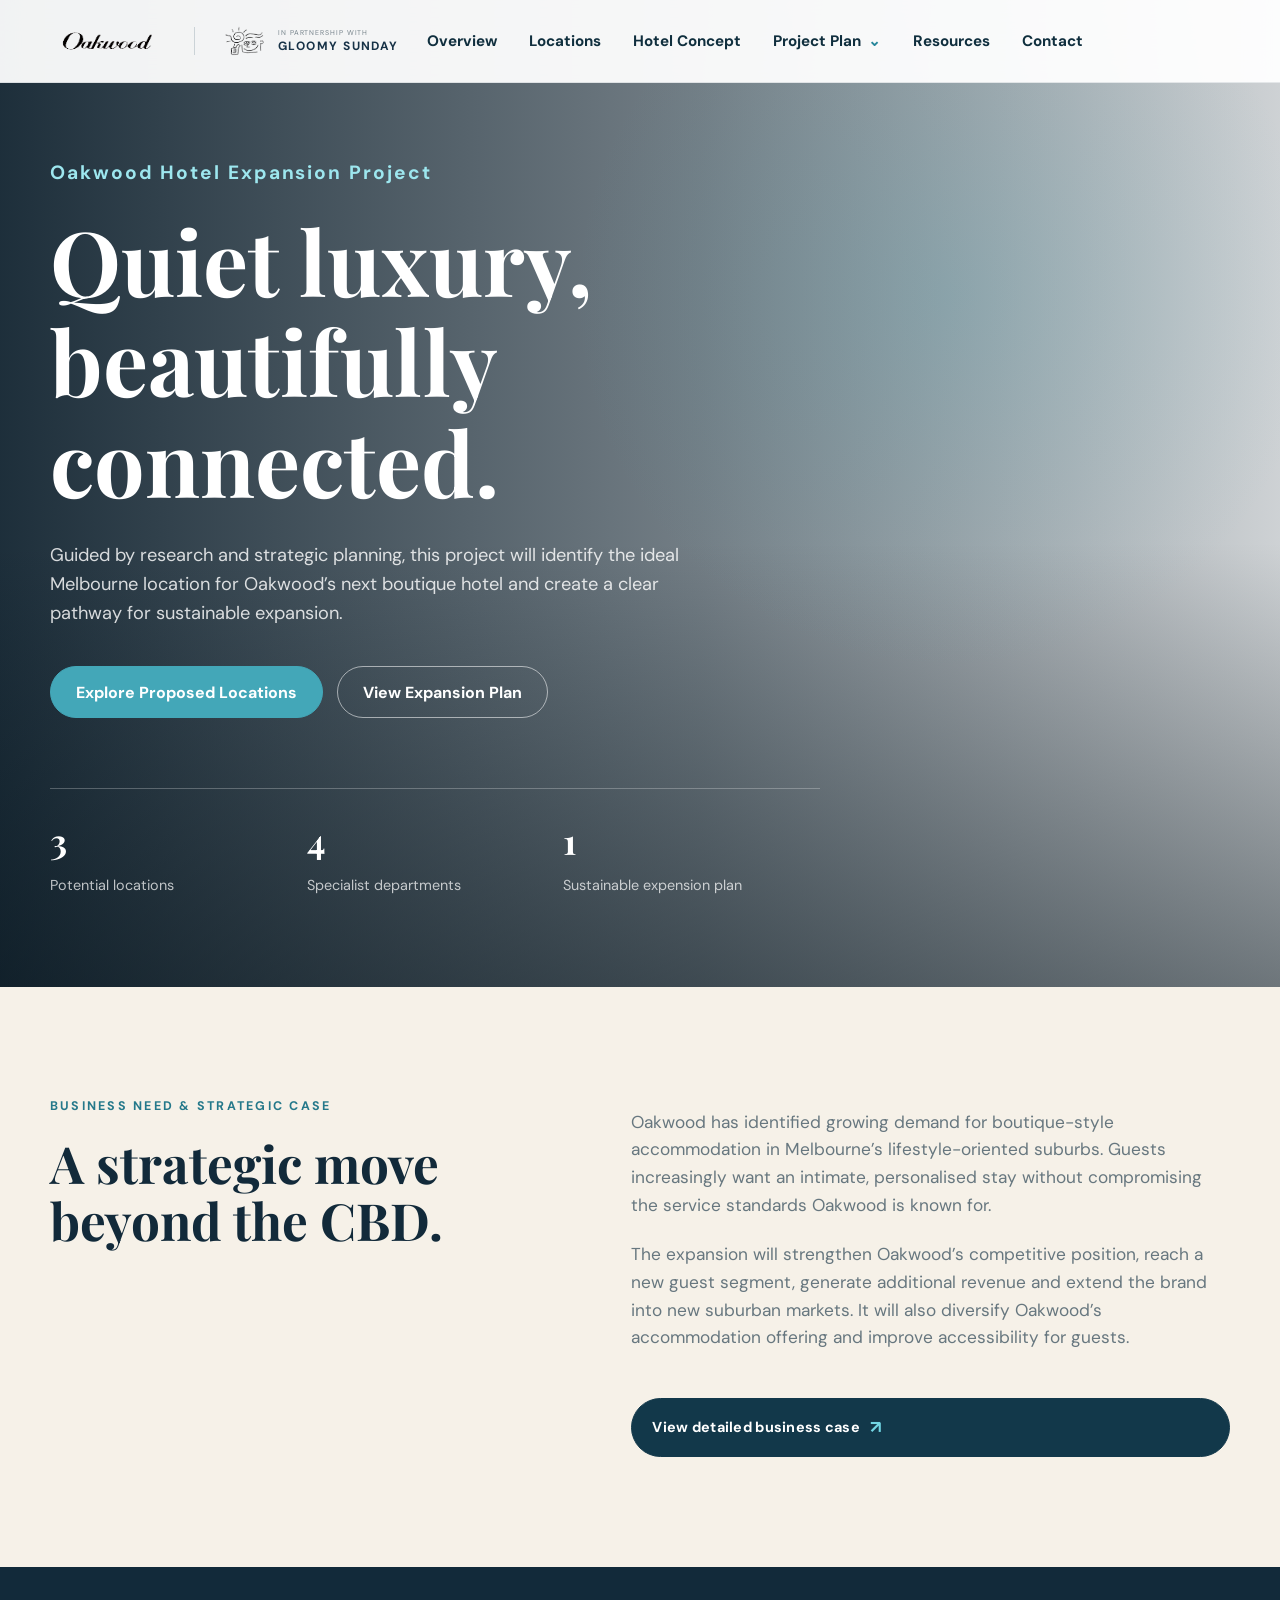
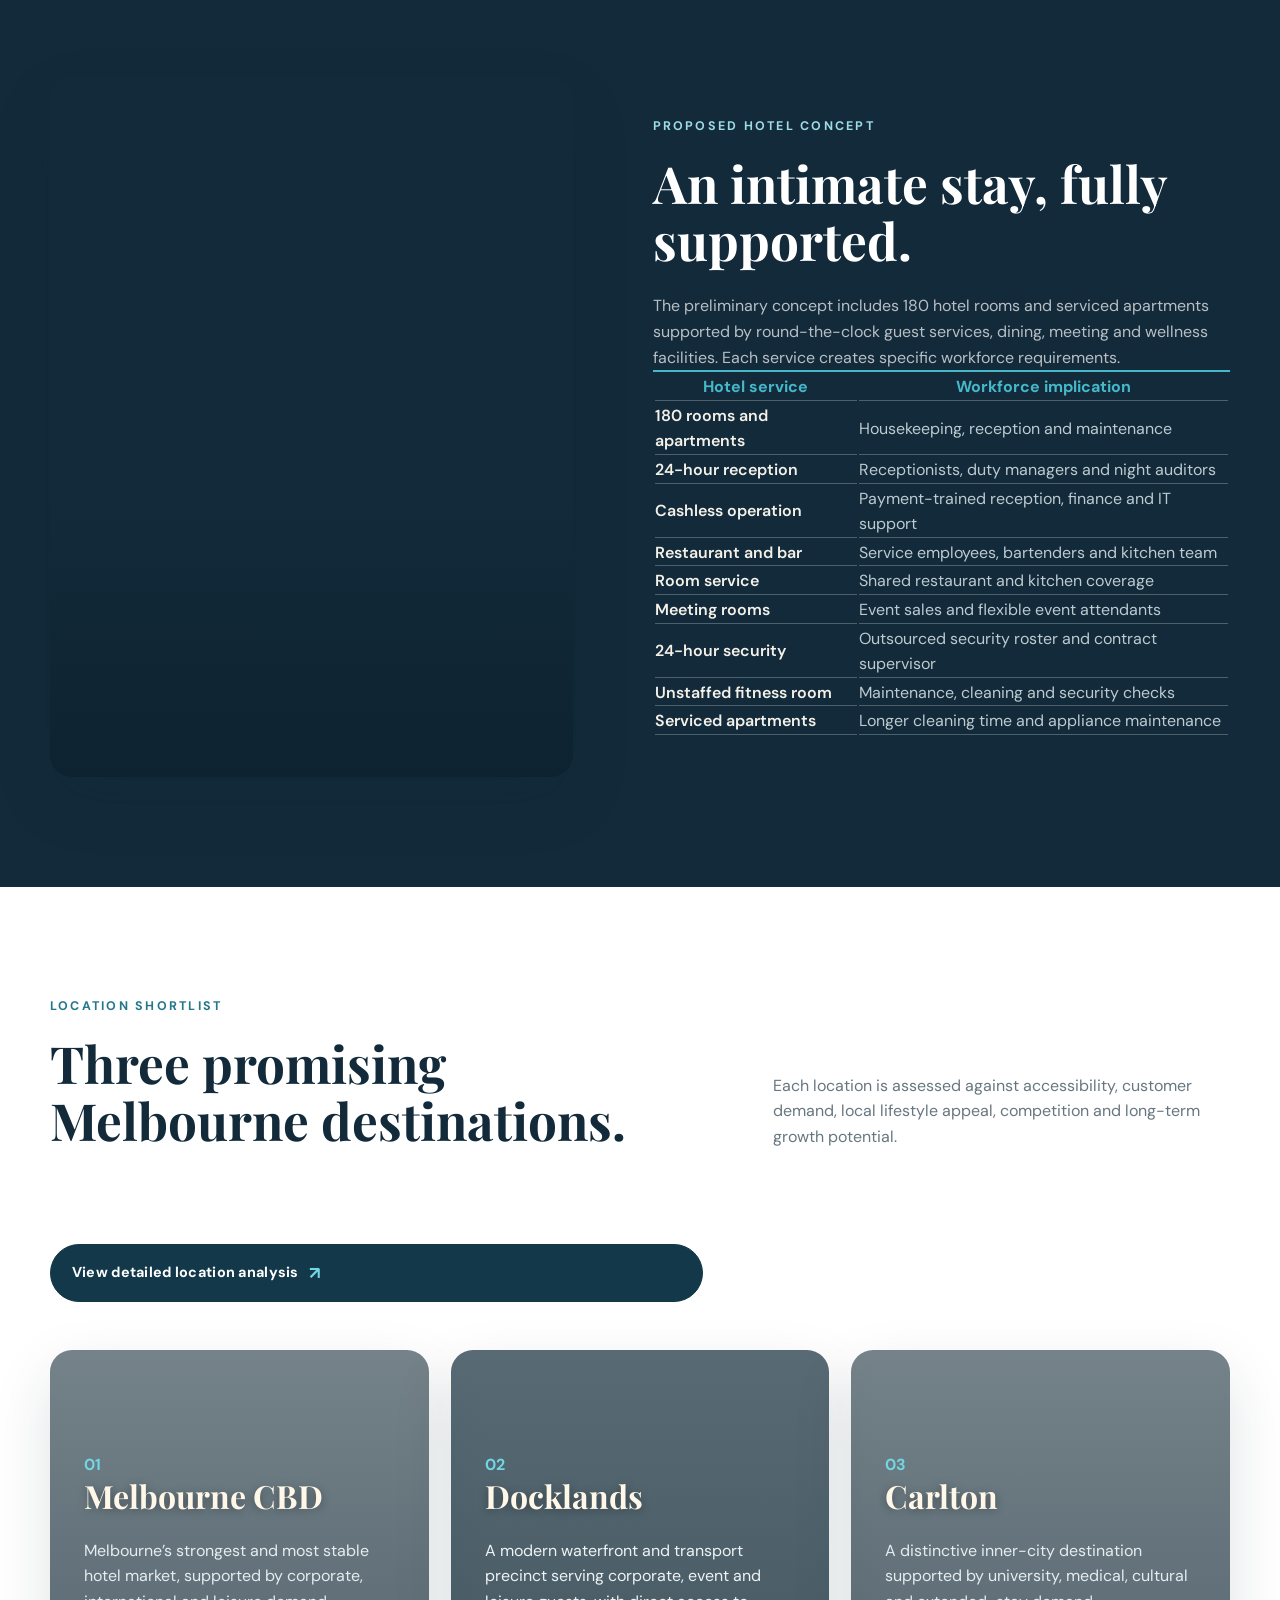
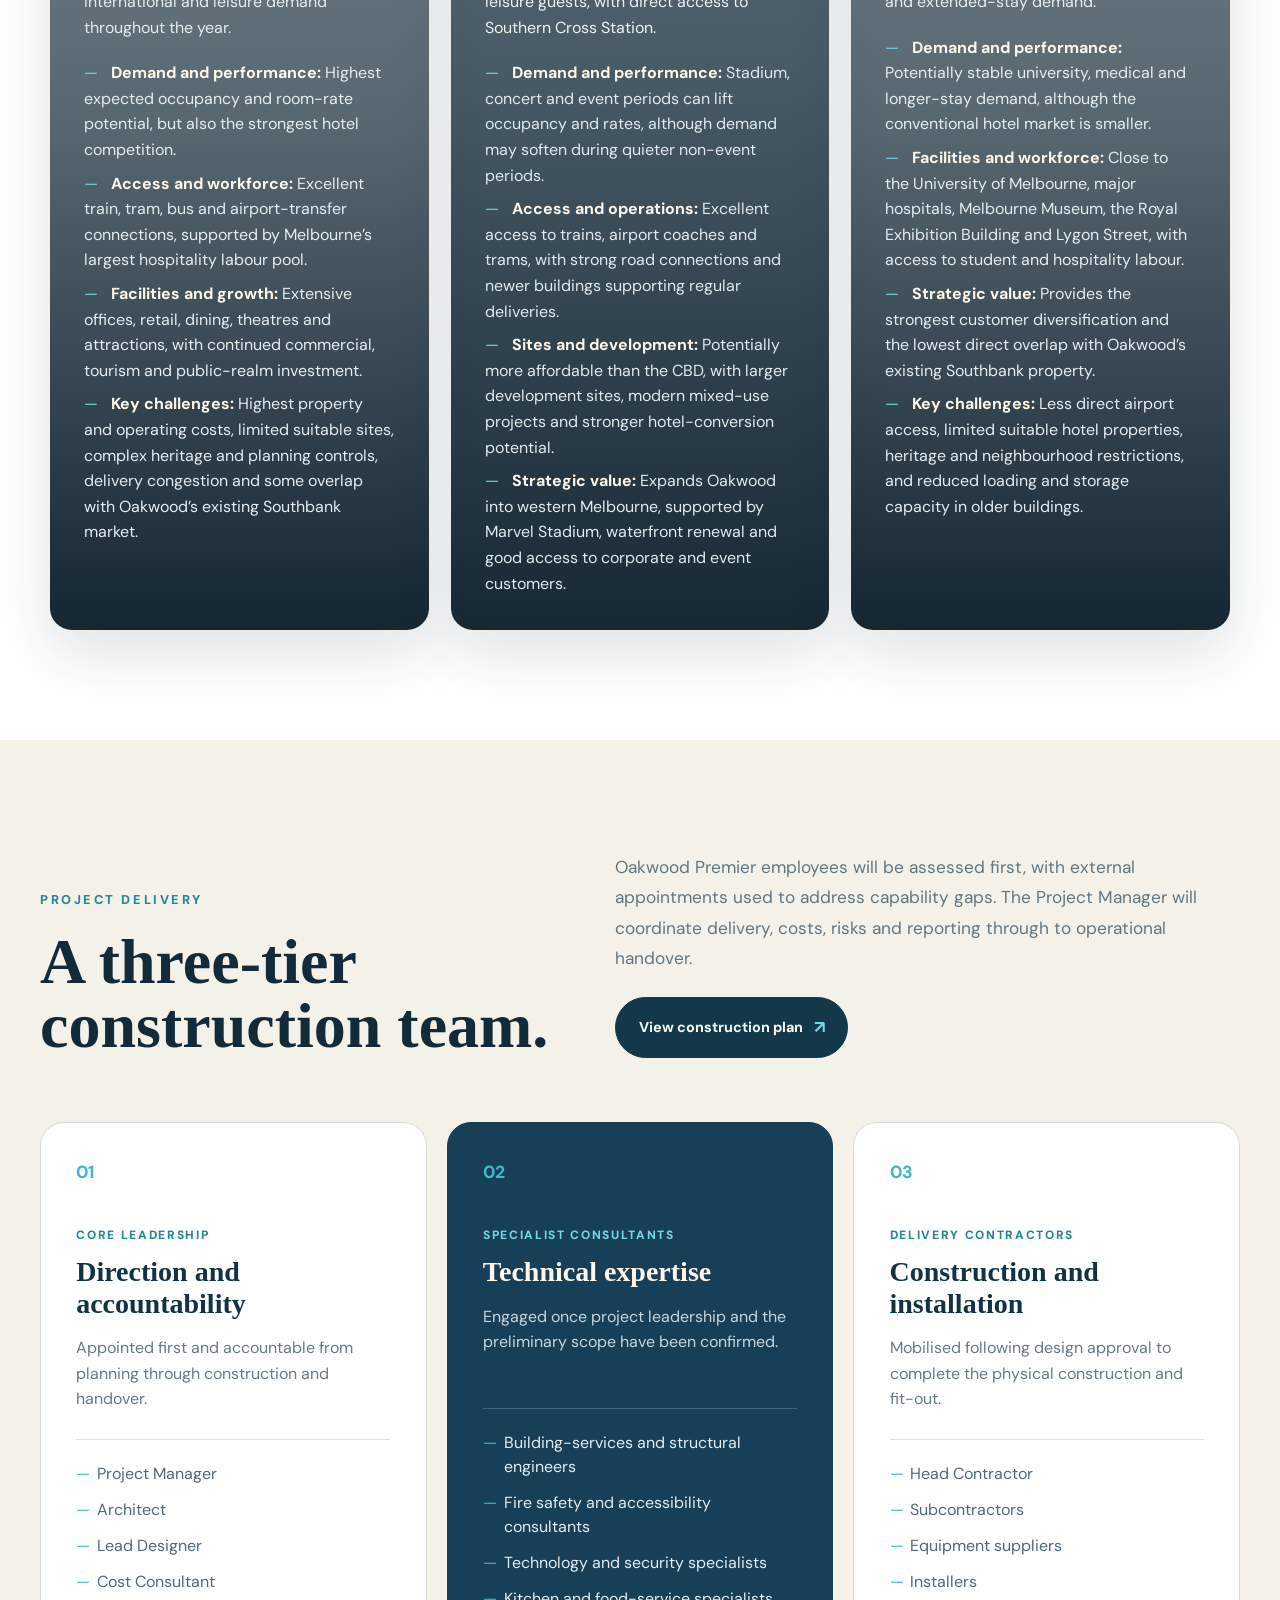
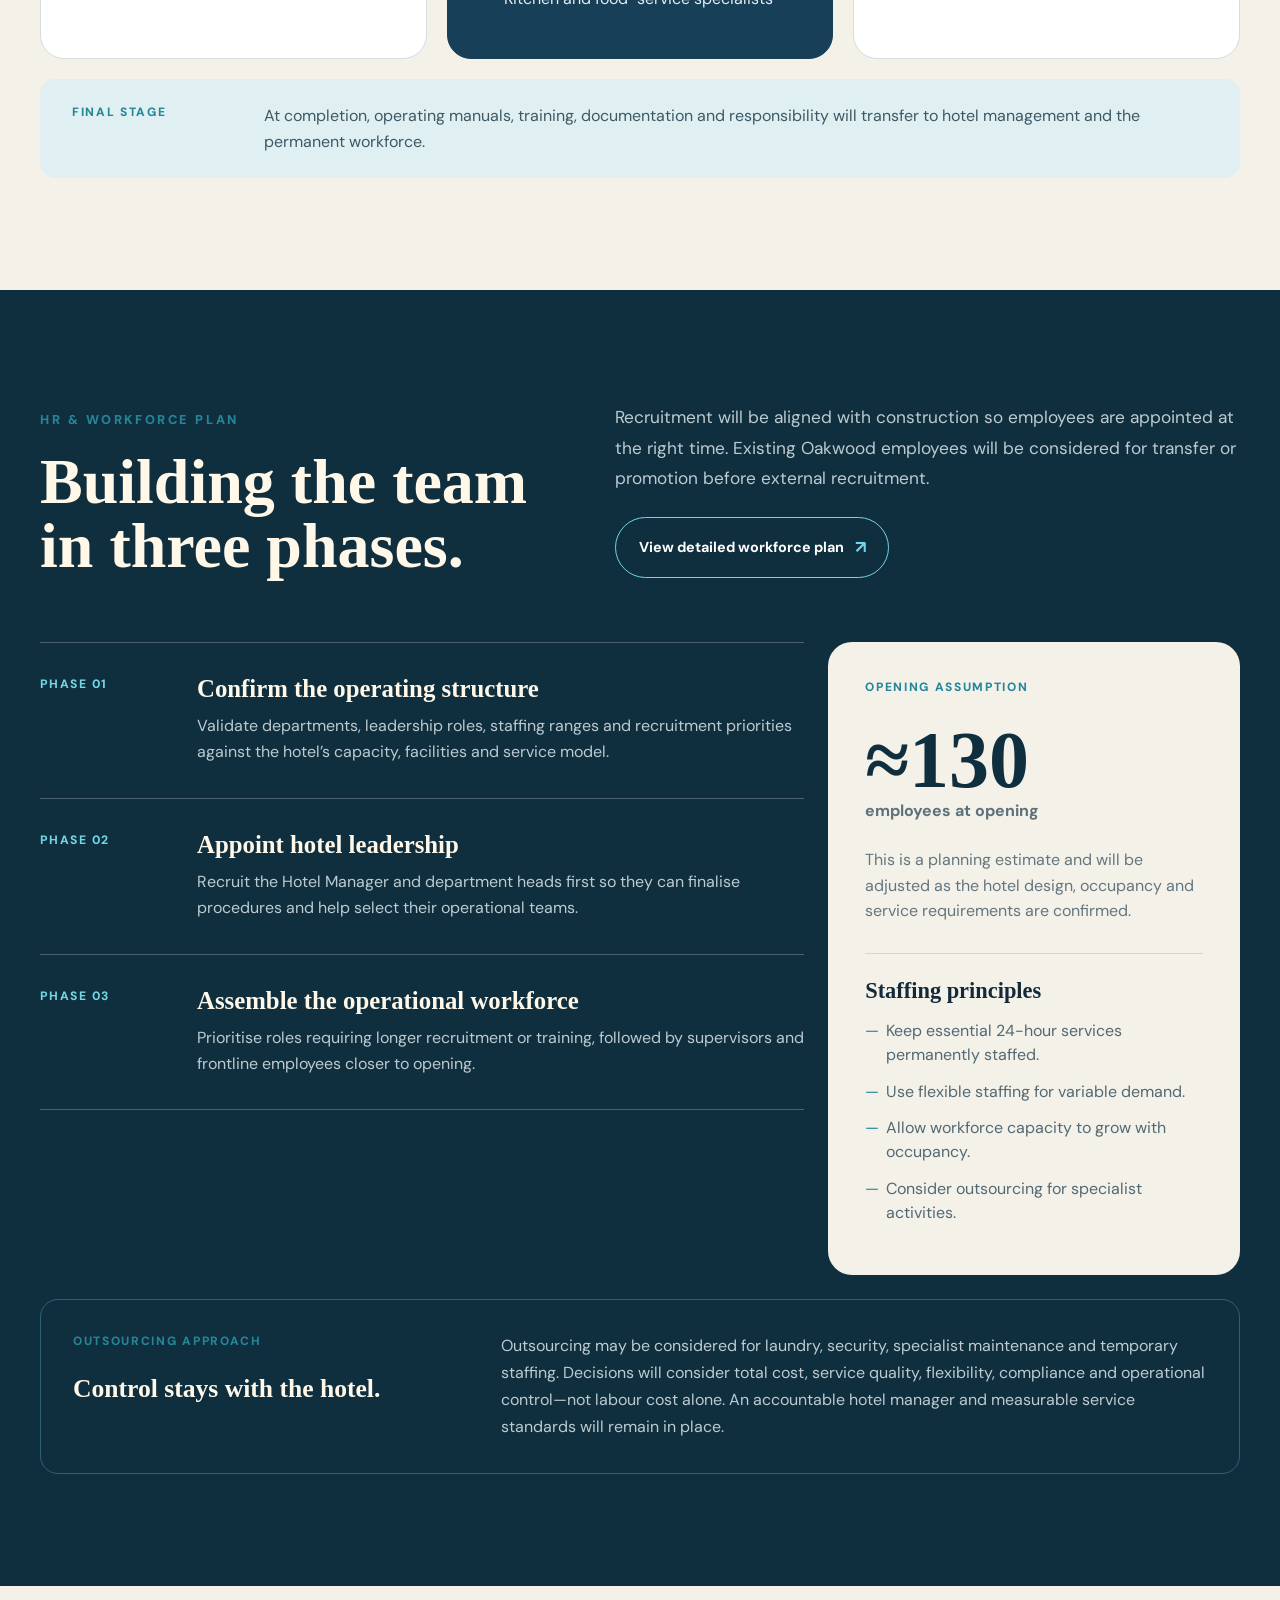
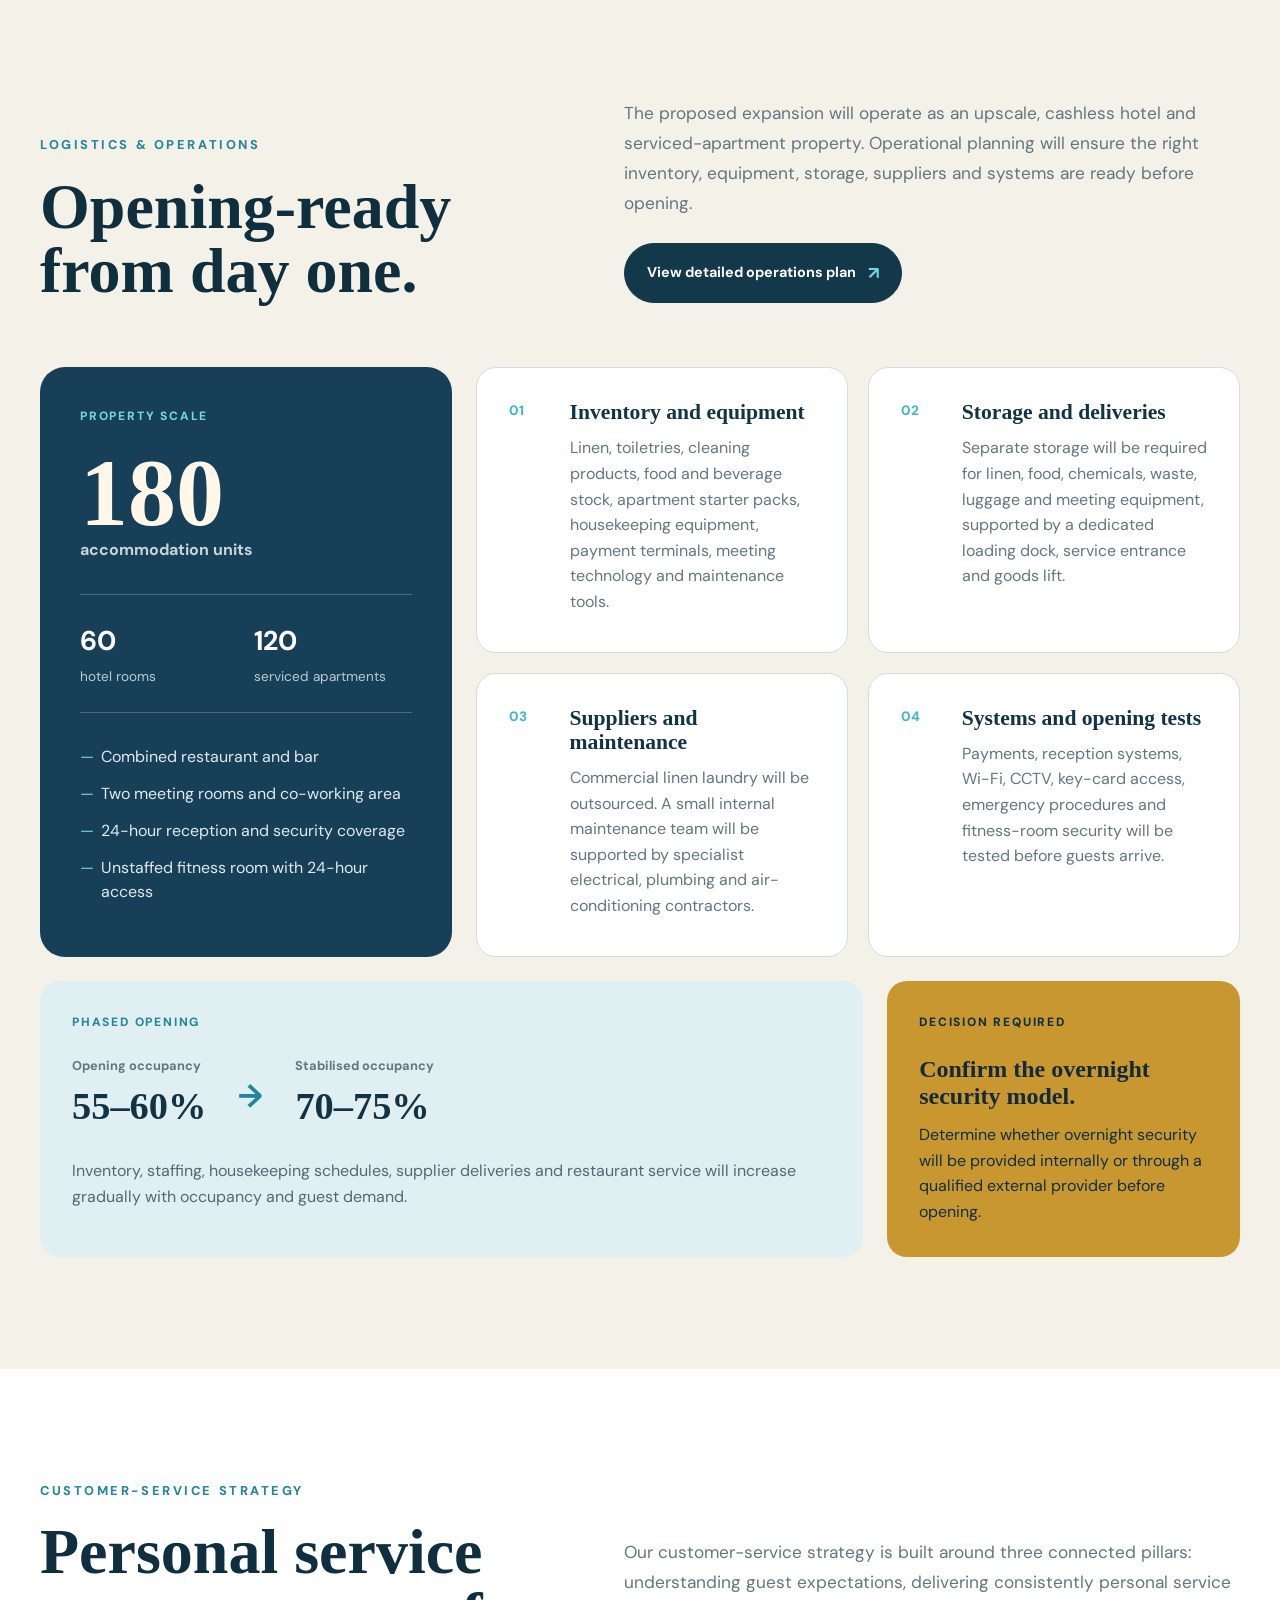
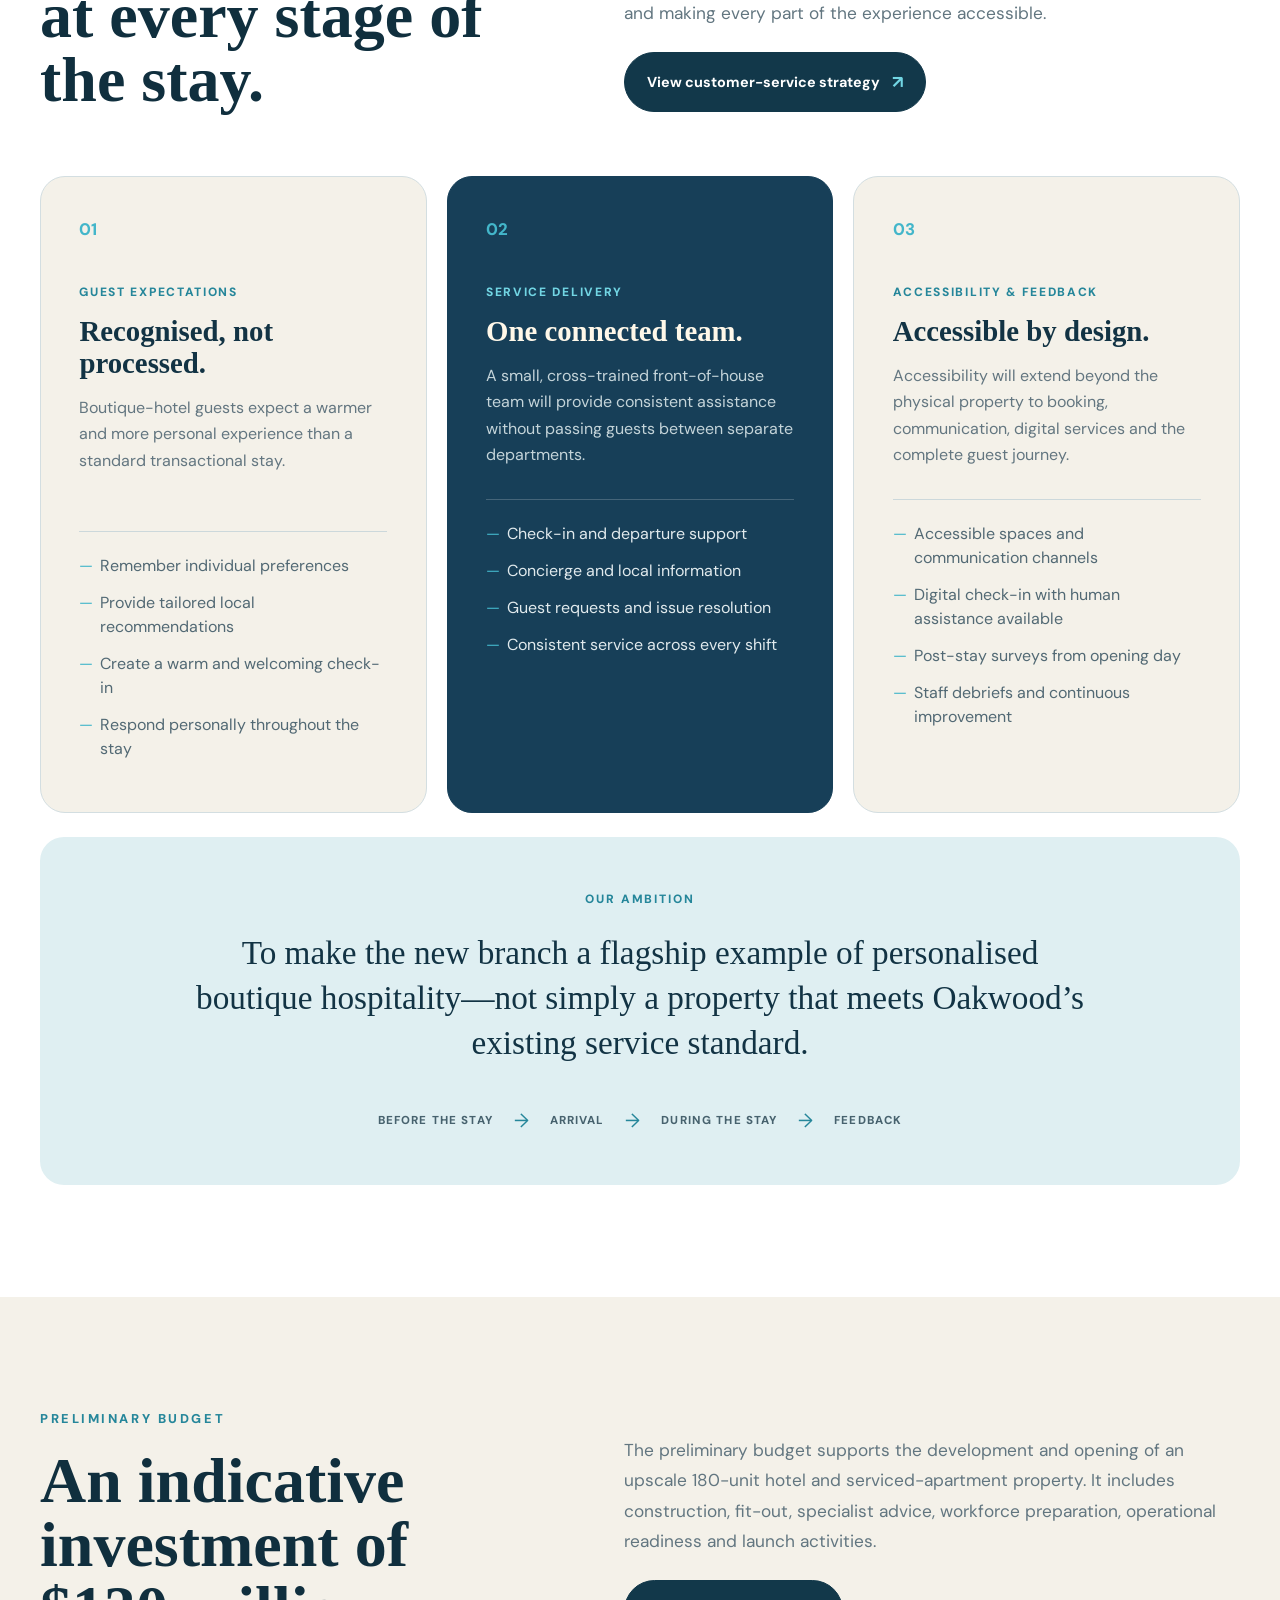
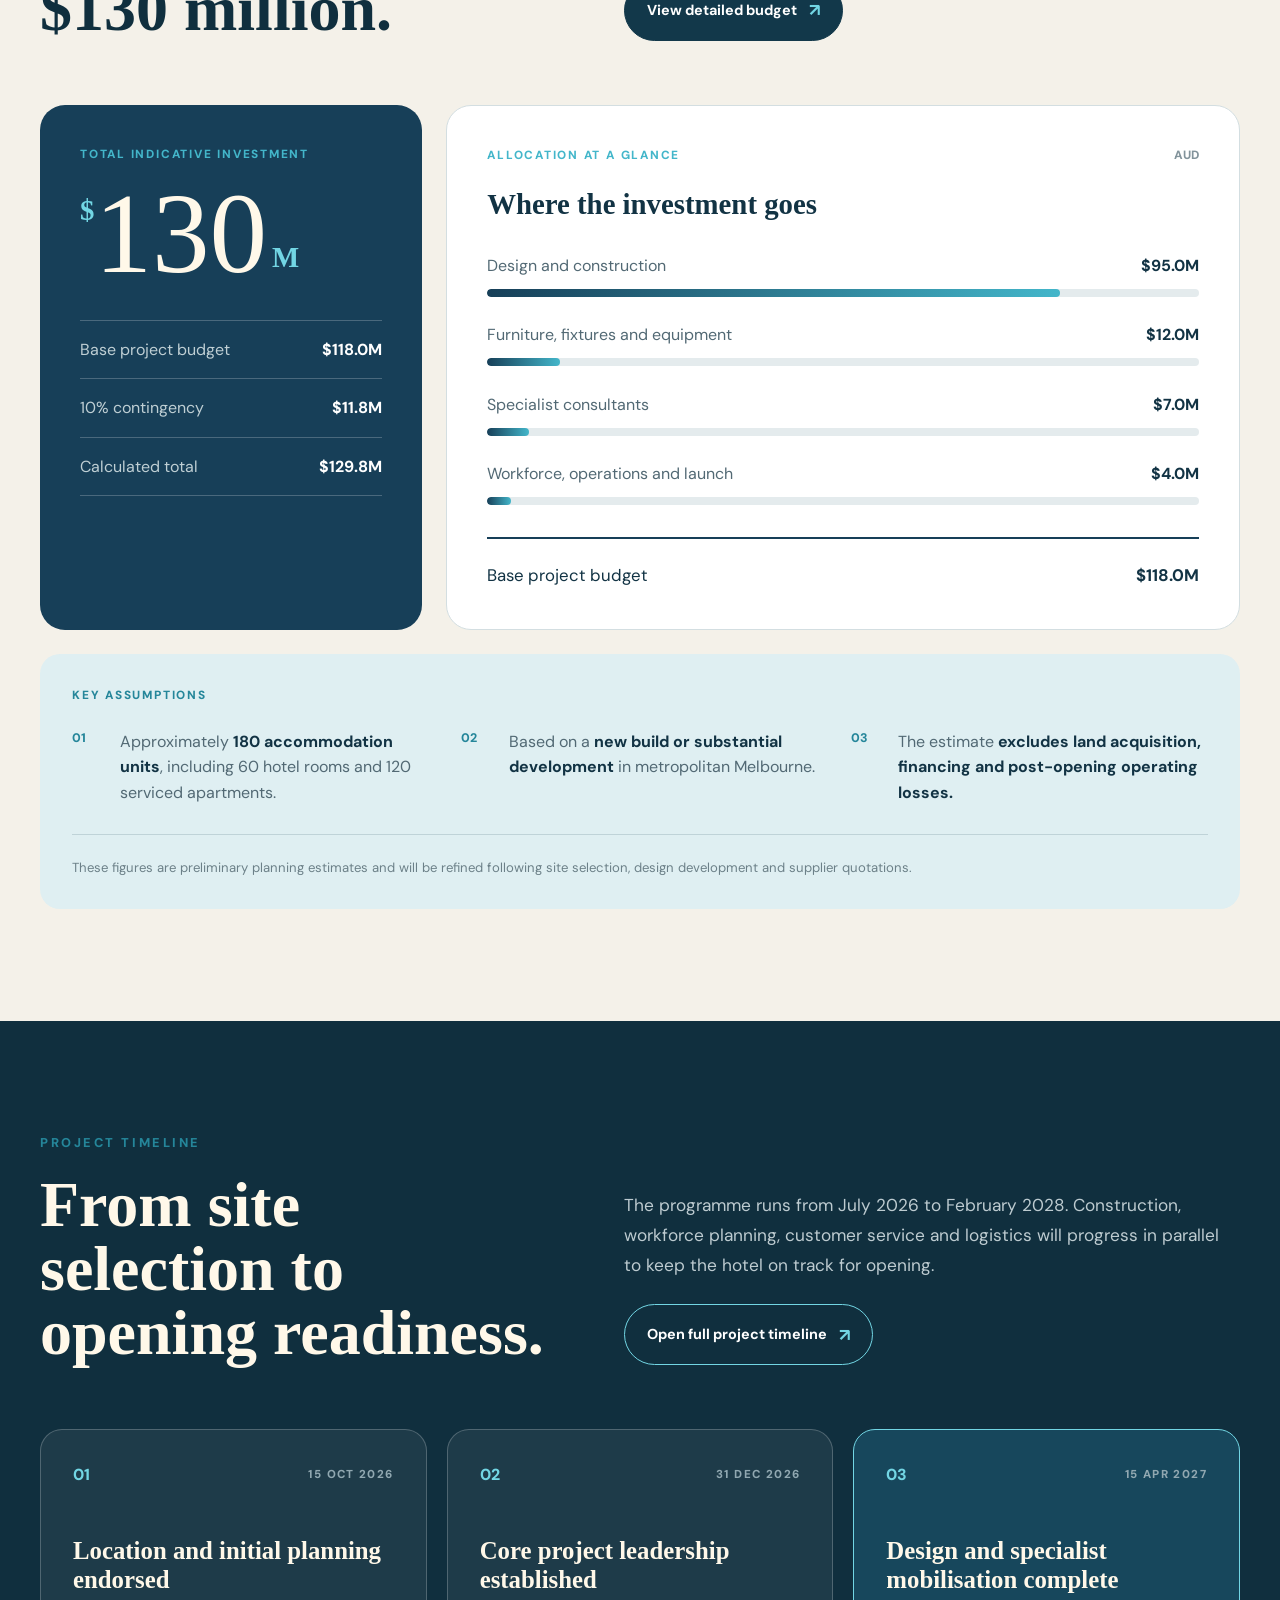
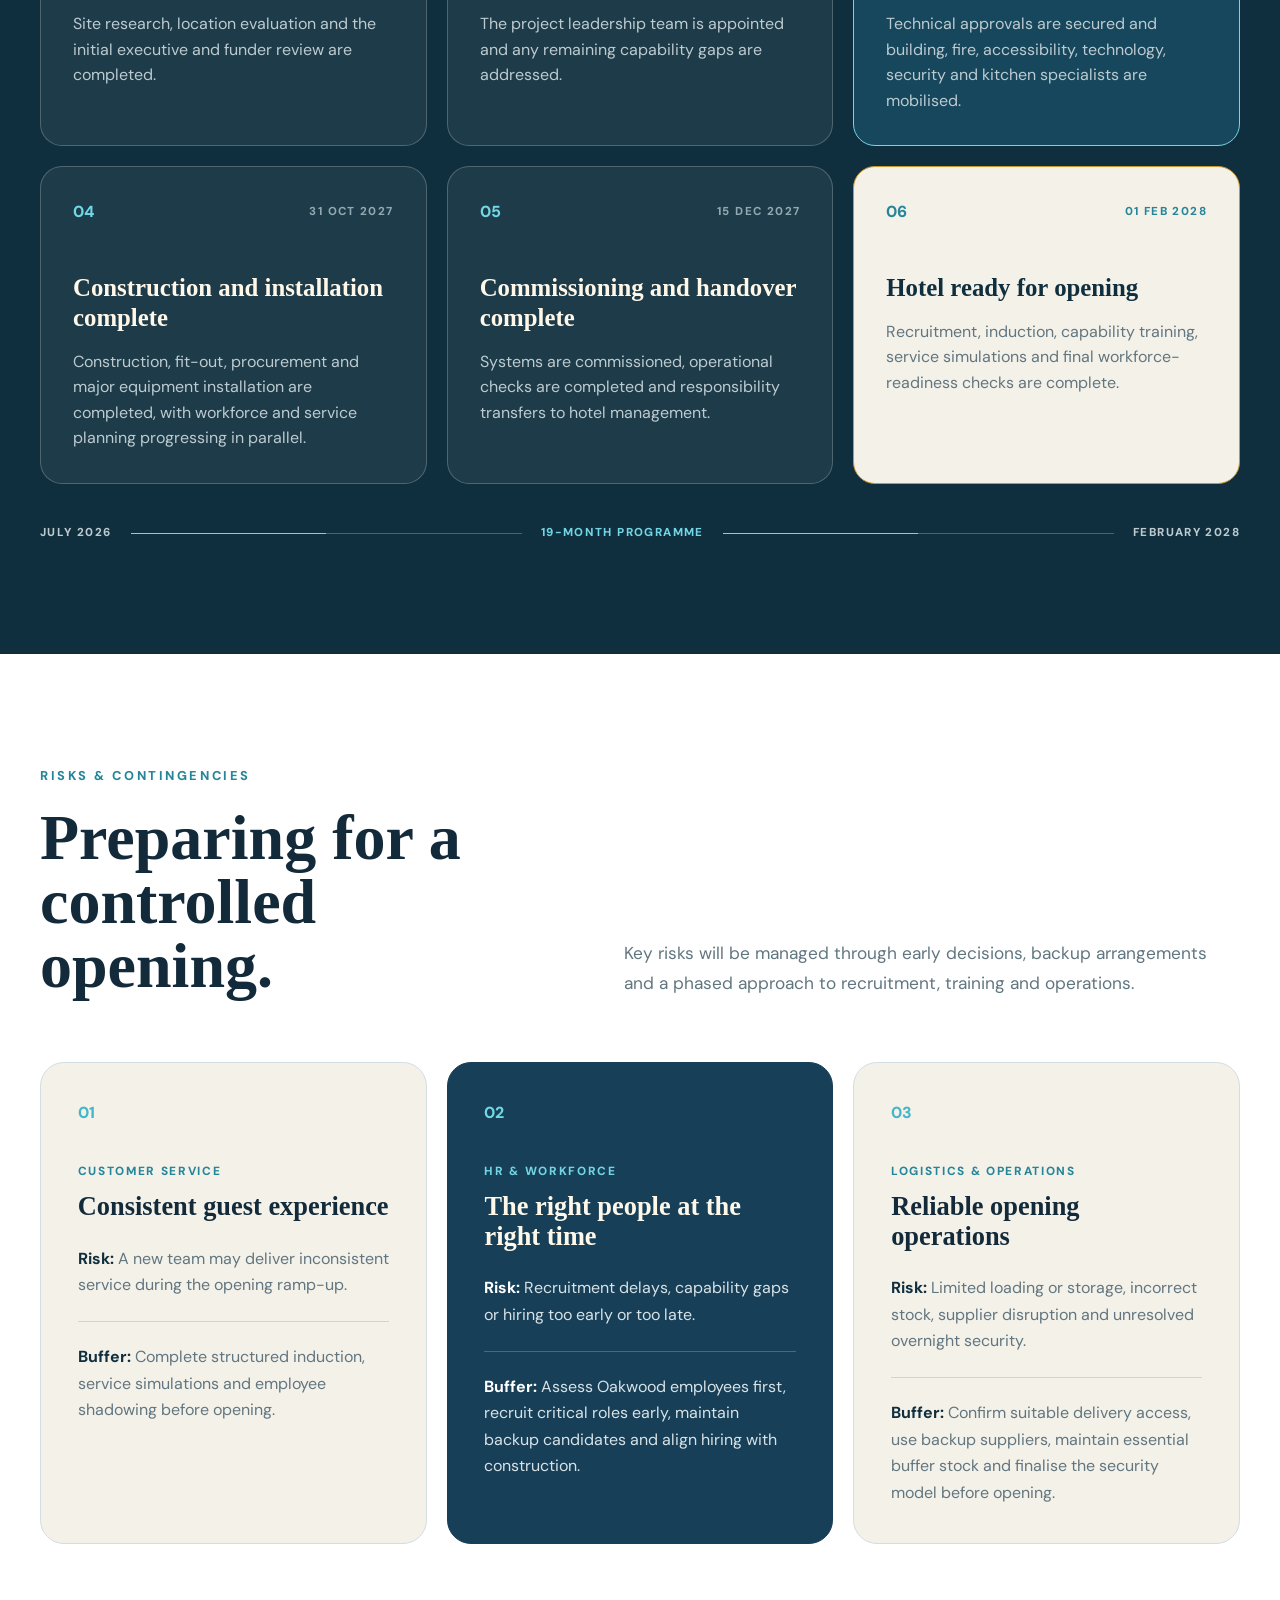
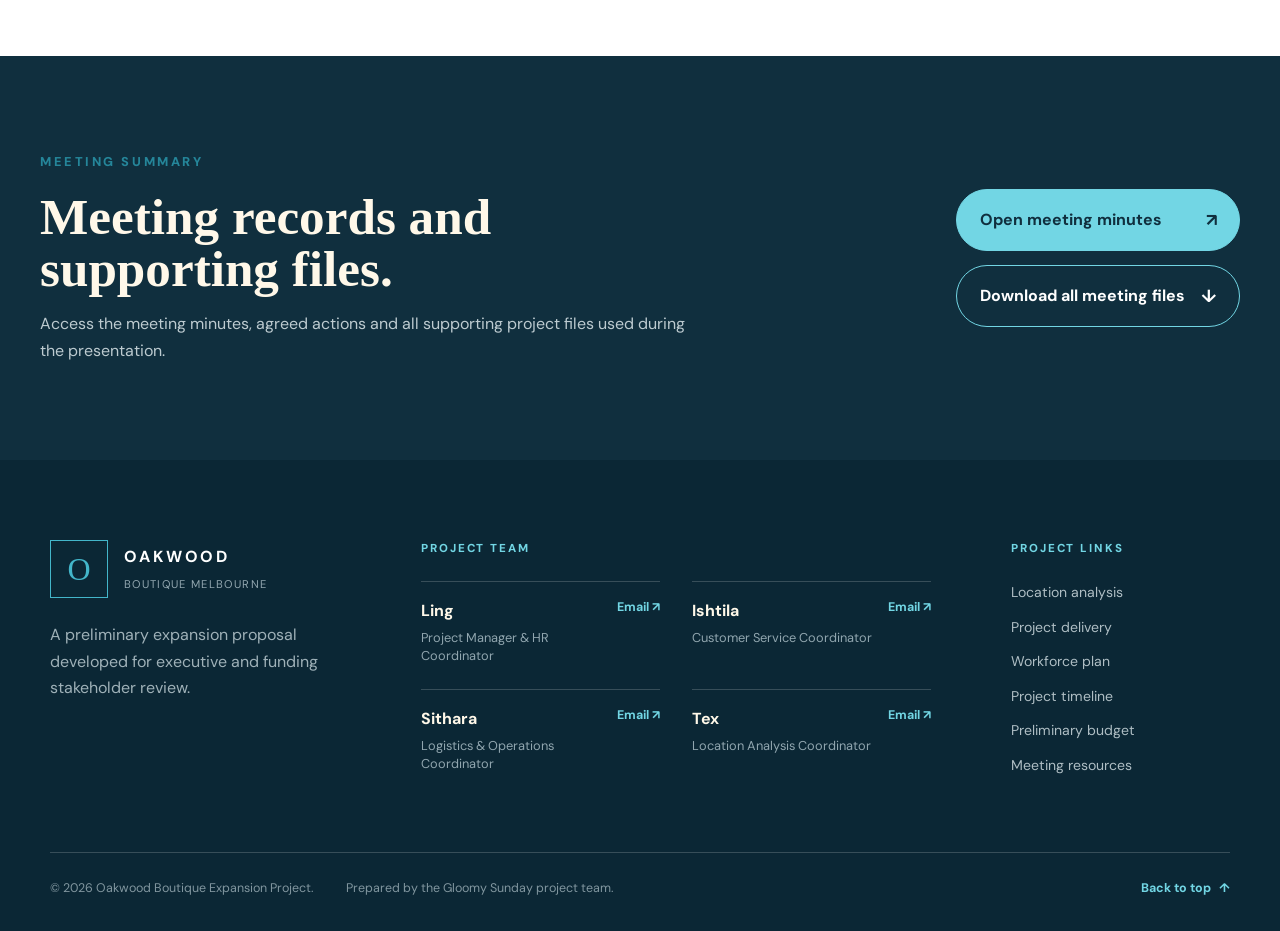
<file: index.html>
<!DOCTYPE html>
<html lang="en">
<head>
  <meta charset="UTF-8" />
  <meta name="viewport" content="width=device-width, initial-scale=1.0" />
  <meta name="description" content="Oakwood Boutique Melbourne — intimate luxury accommodation in a quieter lifestyle destination." />
  <title>Oakwood Boutique Melbourne</title>
  <link rel="preconnect" href="https://fonts.googleapis.com" />
  <link rel="preconnect" href="https://fonts.gstatic.com" crossorigin />
  <link href="https://fonts.googleapis.com/css2?family=DM+Sans:wght@400;500;600;700&family=Playfair+Display:wght@600;700&display=swap" rel="stylesheet" />
  <link rel="stylesheet" href="styles.css" />
</head>

<body>
  <header class="site-header">
   
    <div class="container nav-wrap">

      <!-- OAKWOOD LOGO -->
      <a
        class="oakwood-link"
        href="https://www.discoverasr.com/en/oakwood"
        target="_blank"
        rel=""
        aria-label="Visit the Oakwood website"
      >
        <img  src="assets/img/oakwood.png" alt="Oakwood" class="oakwood-logo">
      </a>

      <span class="brand-divider" aria-hidden="true"></span>

      <!-- OUR LOGO -->
      <a
        class="partner-brand"
        href="gloomy_sunday.html"
        target="_blank"
        rel="noopener noreferrer"
        aria-label="Visit the Gloomy Sunday website"
      >
       <!--<span class="partner-brand" href="" aria-label="Your company website"> --> 
          <img src="assets/img/logo.png" alt="Gloomy Sunday" class="partner-logo">
       <!-- </span> -->
        <span class="partner-text">
          <small>IN PARTNERSHIP WITH</small>
          <strong>GLOOMY SUNDAY</strong>
        </span>
      </a>

      <nav class="main-nav" aria-label="Primary navigation">

  <a href="#about">Overview</a>

  <a href="#locations">Locations</a>

  <a href="#experience">Hotel Concept</a>

  <div class="nav-dropdown">
    <button class="nav-dropdown-button" type="button">
      Project Plan
      <span aria-hidden="true">⌄</span>
    </button>

    <div class="nav-dropdown-menu">
      <a href="#project-delivery">
        <span>01</span>
        Design &amp; Construction
      </a>

      <a href="#workforce">
        <span>02</span>
        HR &amp; Workforce
      </a>

      <a href="#logistics">
        <span>03</span>
        Logistics &amp; Operations
      </a>

      <a href="#customer-service">
        <span>04</span>
        Customer Service
      </a>

      <a href="#timeline">
        <span>05</span>
        Project Timeline
      </a>

      <a href="#budget">
        <span>06</span>
        Preliminary Budget
      </a>

      <a href="#risks">
        <span>07</span>
        Risks &amp; Contingencies
      </a>
    </div>
  </div>

  <a href="#meeting-resources">Resources</a>

  <a href="#contact">Contact</a>

</nav>
      <!-- 
      <a class="btn btn-small" href="#contact">Register Interest</a>
      -->
    </div>
  </header>

  <main>
    <section class="hero" id="home">
      <div class="hero-overlay"></div>
      <div class="container hero-content">
        <p class="project-title">Oakwood Hotel Expansion Project</p>
        <h1>Quiet luxury,<br />beautifully connected.</h1>
        <p class="hero-copy">Guided by research and strategic planning, this project will identify the ideal Melbourne location for Oakwood’s next boutique hotel and create a clear pathway for sustainable expansion.</p>
        <div class="hero-actions">
          <a class="btn" href="#locations">Explore Proposed Locations</a>
          <a class="btn btn-ghost" href="#experience">View Expansion Plan</a>
        </div>
        <div class="hero-stats" aria-label="Project highlights">
          <div><strong>3</strong><span>Potential locations</span></div>
          <div><strong>4</strong><span>Specialist departments</span></div>
          <div><strong>1</strong><span>Sustainable expension plan</span></div>
        </div>
      </div>
    </section>

    <section class="intro section" id="about">
      <div class="container split">
        <div>
          <p class="eyebrow">BUSINESS NEED & STRATEGIC CASE</p>
          <h2>A strategic move beyond the CBD.</h2>
        </div>
        <div class="intro-copy">
          <p>Oakwood has identified growing demand for boutique-style accommodation in Melbourne’s lifestyle-oriented suburbs. Guests increasingly want an intimate, personalised stay without compromising the service standards Oakwood is known for.</p>
          <p>The expansion will strengthen Oakwood’s competitive position, reach a new guest segment, generate additional revenue and extend the brand into new suburban markets. It will also diversify Oakwood’s accommodation offering and improve accessibility for guests.</p>
      <a
  class="slides-button"
  href="assets/documents/Ishtila_1.pdf"
  target="_blank"
  rel="noopener noreferrer"
>
  View detailed business case
  <span aria-hidden="true">↗</span>
</a>
        </div>
    </section>
    

      <section class="experience section" id="experience">
      <div class="container experience-grid">
        <div class="experience-image" role="img" aria-label="Luxury boutique hotel room"></div>
        <div class="experience-content">
          <p class="eyebrow">PROPOSED HOTEL CONCEPT</p>

          <h2>An intimate stay, fully supported.</h2>

          <p>
        The preliminary concept includes 180 hotel rooms and serviced
        apartments supported by round-the-clock guest services, dining,
        meeting and wellness facilities. Each service creates specific
        workforce requirements.
      </p>

        <div class="concept-table-wrapper">
        <table class="concept-table">
          <thead>
            <tr>
              <th>Hotel service</th>
              <th>Workforce implication</th>
            </tr>
          </thead>

          <tbody>
            <tr>
              <td>180 rooms and apartments</td>
              <td>Housekeeping, reception and maintenance</td>
            </tr>

            <tr>
              <td>24-hour reception</td>
              <td>Receptionists, duty managers and night auditors</td>
            </tr>

            <tr>
              <td>Cashless operation</td>
              <td>Payment-trained reception, finance and IT support</td>
            </tr>

            <tr>
              <td>Restaurant and bar</td>
              <td>Service employees, bartenders and kitchen team</td>
            </tr>

            <tr>
              <td>Room service</td>
              <td>Shared restaurant and kitchen coverage</td>
            </tr>

            <tr>
              <td>Meeting rooms</td>
              <td>Event sales and flexible event attendants</td>
            </tr>

            <tr>
              <td>24-hour security</td>
              <td>Outsourced security roster and contract supervisor</td>
            </tr>

            <tr>
              <td>Unstaffed fitness room</td>
              <td>Maintenance, cleaning and security checks</td>
            </tr>

            <tr>
              <td>Serviced apartments</td>
              <td>Longer cleaning time and appliance maintenance</td>
            </tr>
          </tbody>
        </table>
      </div>

          
        </div>
      </div>
    </section>

    <section class="locations section" id="locations">
      <div class="container">
        <div class="section-heading">
          <div>
            <p class="eyebrow">LOCATION SHORTLIST</p>
            <h2>Three promising Melbourne destinations.</h2>
          </div>
          
          <p>Each location is assessed against accessibility, customer demand, local lifestyle appeal, competition and long-term growth potential.</p>
        <a
  class="slides-button"
  href="assets/documents/tex.pdf"
  target="_blank"
  rel="noopener noreferrer"
>
  View detailed location analysis
  <span aria-hidden="true">↗</span>
</a>
        </div>

        <div class="location-grid">

        

          <article class="location-card card-one">
            <div class="card-shade"></div>
            <div class="location-content">
            <span class="location-number">01</span>

            <h3>Melbourne CBD</h3>

            <p>
              Melbourne’s strongest and most stable hotel market, supported by
              corporate, international and leisure demand throughout the year.
            </p>

            <ul>
              <li>
                <strong>Demand and performance:</strong>
                Highest expected occupancy and room-rate potential, but also the
                strongest hotel competition.
              </li>

              <li>
                <strong>Access and workforce:</strong>
                Excellent train, tram, bus and airport-transfer connections, supported
                by Melbourne’s largest hospitality labour pool.
              </li>

              <li>
                <strong>Facilities and growth:</strong>
                Extensive offices, retail, dining, theatres and attractions, with
                continued commercial, tourism and public-realm investment.
              </li>

              <li>
                <strong>Key challenges:</strong>
                Highest property and operating costs, limited suitable sites, complex
                heritage and planning controls, delivery congestion and some overlap
                with Oakwood’s existing Southbank market.
              </li>
            </ul>
            </div>
          </article>

          <article class="location-card card-two">
            <div class="card-shade"></div>
            <div class="location-content">
          <span class="location-number">02</span>

          <h3>Docklands</h3>

          <p>
            A modern waterfront and transport precinct serving corporate, event and
            leisure guests, with direct access to Southern Cross Station.
          </p>

          <ul>
            <li>
              <strong>Demand and performance:</strong>
              Stadium, concert and event periods can lift occupancy and rates, although
              demand may soften during quieter non-event periods.
            </li>

            <li>
              <strong>Access and operations:</strong>
              Excellent access to trains, airport coaches and trams, with strong road
              connections and newer buildings supporting regular deliveries.
            </li>

            <li>
              <strong>Sites and development:</strong>
              Potentially more affordable than the CBD, with larger development sites,
              modern mixed-use projects and stronger hotel-conversion potential.
            </li>

            <li>
              <strong>Strategic value:</strong>
              Expands Oakwood into western Melbourne, supported by Marvel Stadium,
              waterfront renewal and good access to corporate and event customers.
            </li>
          </ul>
          </div>
        </article>


        <article class="location-card card-three">
          <div class="card-shade"></div>
          <div class="location-content">
            <span class="location-number">03</span>

            <h3>Carlton</h3>

            <p>
              A distinctive inner-city destination supported by university, medical,
              cultural and extended-stay demand.
            </p>

            <ul>
              <li>
                <strong>Demand and performance:</strong>
                Potentially stable university, medical and longer-stay demand, although
                the conventional hotel market is smaller.
              </li>

              <li>
                <strong>Facilities and workforce:</strong>
                Close to the University of Melbourne, major hospitals, Melbourne Museum,
                the Royal Exhibition Building and Lygon Street, with access to student
                and hospitality labour.
              </li>

              <li>
                <strong>Strategic value:</strong>
                Provides the strongest customer diversification and the lowest direct
                overlap with Oakwood’s existing Southbank property.
              </li>

              <li>
                <strong>Key challenges:</strong>
                Less direct airport access, limited suitable hotel properties, heritage
                and neighbourhood restrictions, and reduced loading and storage capacity
                in older buildings.
              </li>
            </ul>
            </div>
          </article>


        </div>
      </div>
    </section>


    <!-- DESIGN, CONSTRUCTION AND CONSULTANTS -->
<section class="delivery-section" id="project-delivery">
  <div class="delivery-container">

    <header class="delivery-header">
      <div>
        <p class="section-eyebrow">PROJECT DELIVERY</p>
        <h2>A three-tier construction team.</h2>
      </div>

      <div class="section-summary">
        <p>
          Oakwood Premier employees will be assessed first, with external
          appointments used to address capability gaps. The Project Manager
          will coordinate delivery, costs, risks and reporting through to
          operational handover.
        </p>

        <a
          class="detail-button"
          href="assets/documents/HR.pdf"
          target="_blank"
          rel="noopener noreferrer"
        >
          View construction plan
          <span aria-hidden="true">↗</span>
        </a>
      </div>
    </header>

    <div class="delivery-tiers">

      <article class="delivery-card">
        <span class="tier-number">01</span>
        <p class="tier-label">CORE LEADERSHIP</p>
        <h3>Direction and accountability</h3>
        <p>
          Appointed first and accountable from planning through construction
          and handover.
        </p>

        <ul>
          <li>Project Manager</li>
          <li>Architect</li>
          <li>Lead Designer</li>
          <li>Cost Consultant</li>
        </ul>
      </article>

      <article class="delivery-card delivery-card-featured">
        <span class="tier-number">02</span>
        <p class="tier-label">SPECIALIST CONSULTANTS</p>
        <h3>Technical expertise</h3>
        <p>
          Engaged once project leadership and the preliminary scope have been
          confirmed.
        </p>

        <ul>
          <li>Building-services and structural engineers</li>
          <li>Fire safety and accessibility consultants</li>
          <li>Technology and security specialists</li>
          <li>Kitchen and food-service specialists</li>
        </ul>
      </article>

      <article class="delivery-card">
        <span class="tier-number">03</span>
        <p class="tier-label">DELIVERY CONTRACTORS</p>
        <h3>Construction and installation</h3>
        <p>
          Mobilised following design approval to complete the physical
          construction and fit-out.
        </p>

        <ul>
          <li>Head Contractor</li>
          <li>Subcontractors</li>
          <li>Equipment suppliers</li>
          <li>Installers</li>
        </ul>
      </article>

    </div>

    <div class="handover-banner">
      <span>FINAL STAGE</span>
      <p>
        At completion, operating manuals, training, documentation and
        responsibility will transfer to hotel management and the permanent
        workforce.
      </p>
    </div>

  </div>
</section>


<!-- HR AND WORKFORCE PLAN -->
<section class="workforce-section" id="workforce">
  <div class="workforce-container">

    <header class="workforce-header">
      <div>
        <p class="section-eyebrow">HR &amp; WORKFORCE PLAN</p>
        <h2>Building the team in three phases.</h2>
      </div>

      <div class="section-summary workforce-summary">
        <p>
          Recruitment will be aligned with construction so employees are
          appointed at the right time. Existing Oakwood employees will be
          considered for transfer or promotion before external recruitment.
        </p>

        <a
          class="detail-button detail-button-light"
          href="assets/documents/HR.pdf"
          target="_blank"
          rel="noopener noreferrer"
        >
          View detailed workforce plan
          <span aria-hidden="true">↗</span>
        </a>
      </div>
    </header>

    <div class="workforce-layout">

      <div class="workforce-phases">

        <article class="phase">
          <span>PHASE 01</span>
          <div>
            <h3>Confirm the operating structure</h3>
            <p>
              Validate departments, leadership roles, staffing ranges and
              recruitment priorities against the hotel’s capacity, facilities
              and service model.
            </p>
          </div>
        </article>

        <article class="phase">
          <span>PHASE 02</span>
          <div>
            <h3>Appoint hotel leadership</h3>
            <p>
              Recruit the Hotel Manager and department heads first so they can
              finalise procedures and help select their operational teams.
            </p>
          </div>
        </article>

        <article class="phase">
          <span>PHASE 03</span>
          <div>
            <h3>Assemble the operational workforce</h3>
            <p>
              Prioritise roles requiring longer recruitment or training,
              followed by supervisors and frontline employees closer to opening.
            </p>
          </div>
        </article>

      </div>

      <aside class="workforce-overview">
        <p class="overview-label">OPENING ASSUMPTION</p>

        <div class="staff-stat">
          <strong>≈130</strong>
          <span>employees at opening</span>
        </div>

        <p>
          This is a planning estimate and will be adjusted as the hotel design,
          occupancy and service requirements are confirmed.
        </p>

        <div class="staffing-principles">
          <h3>Staffing principles</h3>
          <ul>
            <li>Keep essential 24-hour services permanently staffed.</li>
            <li>Use flexible staffing for variable demand.</li>
            <li>Allow workforce capacity to grow with occupancy.</li>
            <li>Consider outsourcing for specialist activities.</li>
          </ul>
        </div>
      </aside>

    </div>

    <div class="outsourcing-note">
      <div>
        <p class="outsourcing-label">OUTSOURCING APPROACH</p>
        <h3>Control stays with the hotel.</h3>
      </div>

      <p>
        Outsourcing may be considered for laundry, security, specialist
        maintenance and temporary staffing. Decisions will consider total cost,
        service quality, flexibility, compliance and operational control—not
        labour cost alone. An accountable hotel manager and measurable service
        standards will remain in place.
      </p>
    </div>

  </div>
</section>

    <!-- LOGISTICS AND OPERATIONAL REQUIREMENTS -->
<section class="logistics-section" id="logistics">
  <div class="logistics-container">

    <header class="logistics-header">
      <div>
        <p class="section-eyebrow">LOGISTICS &amp; OPERATIONS</p>
        <h2>Opening-ready from day one.</h2>
      </div>

      <div class="logistics-intro">
        <p>
          The proposed expansion will operate as an upscale, cashless hotel
          and serviced-apartment property. Operational planning will ensure
          the right inventory, equipment, storage, suppliers and systems are
          ready before opening.
        </p>

        <a
          class="detail-button"
          href="assets/documents/sithara.pdf"
          target="_blank"
          rel="noopener noreferrer"
        >
          View detailed operations plan
          <span aria-hidden="true">↗</span>
        </a>
      </div>
    </header>

    <div class="logistics-overview">

      <article class="logistics-scale-card">
        <p class="logistics-label">PROPERTY SCALE</p>

        <div class="logistics-stat">
          <strong>180</strong>
          <span>accommodation units</span>
        </div>

        <div class="unit-breakdown">
          <div>
            <strong>60</strong>
            <span>hotel rooms</span>
          </div>

          <div>
            <strong>120</strong>
            <span>serviced apartments</span>
          </div>
        </div>

        <ul class="service-summary">
          <li>Combined restaurant and bar</li>
          <li>Two meeting rooms and co-working area</li>
          <li>24-hour reception and security coverage</li>
          <li>Unstaffed fitness room with 24-hour access</li>
        </ul>
      </article>

      <div class="logistics-priorities">

        <article class="priority-card">
          <span>01</span>
          <div>
            <h3>Inventory and equipment</h3>
            <p>
              Linen, toiletries, cleaning products, food and beverage stock,
              apartment starter packs, housekeeping equipment, payment
              terminals, meeting technology and maintenance tools.
            </p>
          </div>
        </article>

        <article class="priority-card">
          <span>02</span>
          <div>
            <h3>Storage and deliveries</h3>
            <p>
              Separate storage will be required for linen, food, chemicals,
              waste, luggage and meeting equipment, supported by a dedicated
              loading dock, service entrance and goods lift.
            </p>
          </div>
        </article>

        <article class="priority-card">
          <span>03</span>
          <div>
            <h3>Suppliers and maintenance</h3>
            <p>
              Commercial linen laundry will be outsourced. A small internal
              maintenance team will be supported by specialist electrical,
              plumbing and air-conditioning contractors.
            </p>
          </div>
        </article>

        <article class="priority-card">
          <span>04</span>
          <div>
            <h3>Systems and opening tests</h3>
            <p>
              Payments, reception systems, Wi-Fi, CCTV, key-card access,
              emergency procedures and fitness-room security will be tested
              before guests arrive.
            </p>
          </div>
        </article>

      </div>
    </div>

    <div class="opening-plan">

      <div class="occupancy-plan">
        <p class="logistics-label">PHASED OPENING</p>

        <div class="occupancy-progress">
          <div>
            <span>Opening occupancy</span>
            <strong>55–60%</strong>
          </div>

          <span class="progress-arrow">→</span>

          <div>
            <span>Stabilised occupancy</span>
            <strong>70–75%</strong>
          </div>
        </div>

        <p>
          Inventory, staffing, housekeeping schedules, supplier deliveries
          and restaurant service will increase gradually with occupancy and
          guest demand.
        </p>
      </div>

      <aside class="operations-decision">
        <p class="logistics-label">DECISION REQUIRED</p>
        <h3>Confirm the overnight security model.</h3>
        <p>
          Determine whether overnight security will be provided internally or
          through a qualified external provider before opening.
        </p>
      </aside>

    </div>

  </div>
</section>

<!-- CUSTOMER-SERVICE STRATEGY -->
<section class="customer-strategy-section" id="customer-service">
  <div class="customer-strategy-container">

    <header class="customer-strategy-header">
      <div>
        <p class="section-eyebrow">CUSTOMER-SERVICE STRATEGY</p>
        <h2>Personal service at every stage of the stay.</h2>
      </div>

      <div class="customer-strategy-intro">
        <p>
          Our customer-service strategy is built around three connected
          pillars: understanding guest expectations, delivering consistently
          personal service and making every part of the experience accessible.
        </p>

        <a
          class="detail-button"
          href="assets/documents/Ishtila_1.pdf"
          target="_blank"
          rel="noopener noreferrer"
        >
          View customer-service strategy
          <span aria-hidden="true">↗</span>
        </a>
      </div>
    </header>

    <div class="service-pillars">

      <article class="service-pillar">
        <span class="pillar-number">01</span>
        <p class="pillar-label">GUEST EXPECTATIONS</p>
        <h3>Recognised, not processed.</h3>

        <p>
          Boutique-hotel guests expect a warmer and more personal experience
          than a standard transactional stay.
        </p>

        <ul>
          <li>Remember individual preferences</li>
          <li>Provide tailored local recommendations</li>
          <li>Create a warm and welcoming check-in</li>
          <li>Respond personally throughout the stay</li>
        </ul>
      </article>

      <article class="service-pillar service-pillar-featured">
        <span class="pillar-number">02</span>
        <p class="pillar-label">SERVICE DELIVERY</p>
        <h3>One connected team.</h3>

        <p>
          A small, cross-trained front-of-house team will provide consistent
          assistance without passing guests between separate departments.
        </p>

        <ul>
          <li>Check-in and departure support</li>
          <li>Concierge and local information</li>
          <li>Guest requests and issue resolution</li>
          <li>Consistent service across every shift</li>
        </ul>
      </article>

      <article class="service-pillar">
        <span class="pillar-number">03</span>
        <p class="pillar-label">ACCESSIBILITY &amp; FEEDBACK</p>
        <h3>Accessible by design.</h3>

        <p>
          Accessibility will extend beyond the physical property to booking,
          communication, digital services and the complete guest journey.
        </p>

        <ul>
          <li>Accessible spaces and communication channels</li>
          <li>Digital check-in with human assistance available</li>
          <li>Post-stay surveys from opening day</li>
          <li>Staff debriefs and continuous improvement</li>
        </ul>
      </article>

    </div>

    <div class="service-vision">

      <div class="service-vision-label">
        <span>OUR AMBITION</span>
      </div>

      <blockquote>
        To make the new branch a flagship example of personalised boutique
        hospitality—not simply a property that meets Oakwood’s existing
        service standard.
      </blockquote>

      <div class="service-journey">
        <span>BEFORE THE STAY</span>
        <i aria-hidden="true">→</i>
        <span>ARRIVAL</span>
        <i aria-hidden="true">→</i>
        <span>DURING THE STAY</span>
        <i aria-hidden="true">→</i>
        <span>FEEDBACK</span>
      </div>

    </div>

  </div>
</section>

 <!-- PRELIMINARY BUDGET SUMMARY -->
<section class="budget-summary-section" id="budget">
  <div class="budget-summary-container">

    <header class="budget-summary-header">
      <div>
        <p class="section-eyebrow">PRELIMINARY BUDGET</p>
        <h2>An indicative investment of $130 million.</h2>
      </div>

      <div class="budget-introduction">
        <p>
          The preliminary budget supports the development and opening of an
          upscale 180-unit hotel and serviced-apartment property. It includes
          construction, fit-out, specialist advice, workforce preparation,
          operational readiness and launch activities.
        </p>

        <a
          class="detail-button"
          href="assets/documents/budget.pdf"
          target="_blank"
          rel="noopener noreferrer"
        >
          View detailed budget
          <span aria-hidden="true">↗</span>
        </a>
      </div>
    </header>

    <div class="budget-layout">

      <article class="budget-total-card">
        <p class="budget-card-label">TOTAL INDICATIVE INVESTMENT</p>

        <div class="budget-total">
          <span>$</span>
          <strong>130</strong>
          <span>M</span>
        </div>

        <div class="budget-totals">
          <div>
            <span>Base project budget</span>
            <strong>$118.0M</strong>
          </div>

          <div>
            <span>10% contingency</span>
            <strong>$11.8M</strong>
          </div>

          <div>
            <span>Calculated total</span>
            <strong>$129.8M</strong>
          </div>
        </div>
      </article>

      <article class="budget-allocation-card">
        <div class="budget-allocation-heading">
          <div>
            <p class="budget-card-label">ALLOCATION AT A GLANCE</p>
            <h3>Where the investment goes</h3>
          </div>

          <span>AUD</span>
        </div>

        <div class="budget-row">
          <div class="budget-row-heading">
            <span>Design and construction</span>
            <strong>$95.0M</strong>
          </div>
          <div class="budget-bar">
            <span style="width: 80.5%"></span>
          </div>
        </div>

        <div class="budget-row">
          <div class="budget-row-heading">
            <span>Furniture, fixtures and equipment</span>
            <strong>$12.0M</strong>
          </div>
          <div class="budget-bar">
            <span style="width: 10.2%"></span>
          </div>
        </div>

        <div class="budget-row">
          <div class="budget-row-heading">
            <span>Specialist consultants</span>
            <strong>$7.0M</strong>
          </div>
          <div class="budget-bar">
            <span style="width: 5.9%"></span>
          </div>
        </div>

        <div class="budget-row">
          <div class="budget-row-heading">
            <span>Workforce, operations and launch</span>
            <strong>$4.0M</strong>
          </div>
          <div class="budget-bar">
            <span style="width: 3.4%"></span>
          </div>
        </div>

        <div class="budget-base-total">
          <span>Base project budget</span>
          <strong>$118.0M</strong>
        </div>
      </article>

    </div>

    <div class="budget-assumptions">
      <p class="budget-card-label">KEY ASSUMPTIONS</p>

      <div class="assumption-list">
        <div>
          <span>01</span>
          <p>
            Approximately <strong>180 accommodation units</strong>, including
            60 hotel rooms and 120 serviced apartments.
          </p>
        </div>

        <div>
          <span>02</span>
          <p>
            Based on a <strong>new build or substantial development</strong>
            in metropolitan Melbourne.
          </p>
        </div>

        <div>
          <span>03</span>
          <p>
            The estimate <strong>excludes land acquisition, financing and
            post-opening operating losses.</strong>
          </p>
        </div>
      </div>

      <p class="budget-disclaimer">
        These figures are preliminary planning estimates and will be refined
        following site selection, design development and supplier quotations.
      </p>
    </div>

  </div>
</section>

<!-- PROJECT TIMELINE -->
<section class="milestones-section" id="timeline">
  <div class="milestones-container">

    <header class="milestones-header">
      <div>
        <p class="section-eyebrow">PROJECT TIMELINE</p>
        <h2>From site selection to opening readiness.</h2>
      </div>

      <div class="milestones-intro">
        <p>
          The programme runs from July 2026 to February 2028. Construction,
          workforce planning, customer service and logistics will progress in
          parallel to keep the hotel on track for opening.
        </p>

        <a
          class="detail-button"
          href="https://docs.google.com/spreadsheets/d/1d5ozNIIffUHV24R3ws97IaXWmblQOur5/edit?gid=486745475#gid=486745475"
          target="_blank"
          rel="noopener noreferrer"
        >
          Open full project timeline
          <span aria-hidden="true">↗</span>
        </a>
      </div>
    </header>

    <div class="milestone-track">

      <article class="milestone-card">
        <div class="milestone-top">
          <span class="milestone-number">01</span>
          <time datetime="2026-10-15">15 OCT 2026</time>
        </div>

        <h3>Location and initial planning endorsed</h3>
        <p>
          Site research, location evaluation and the initial executive and
          funder review are completed.
        </p>
      </article>

      <article class="milestone-card">
        <div class="milestone-top">
          <span class="milestone-number">02</span>
          <time datetime="2026-12-31">31 DEC 2026</time>
        </div>

        <h3>Core project leadership established</h3>
        <p>
          The project leadership team is appointed and any remaining
          capability gaps are addressed.
        </p>
      </article>

      <article class="milestone-card milestone-card-featured">
        <div class="milestone-top">
          <span class="milestone-number">03</span>
          <time datetime="2027-04-15">15 APR 2027</time>
        </div>

        <h3>Design and specialist mobilisation complete</h3>
        <p>
          Technical approvals are secured and building, fire, accessibility,
          technology, security and kitchen specialists are mobilised.
        </p>
      </article>

      <article class="milestone-card">
        <div class="milestone-top">
          <span class="milestone-number">04</span>
          <time datetime="2027-10-31">31 OCT 2027</time>
        </div>

        <h3>Construction and installation complete</h3>
        <p>
          Construction, fit-out, procurement and major equipment installation
          are completed, with workforce and service planning progressing in parallel.
        </p>
      </article>

      <article class="milestone-card">
        <div class="milestone-top">
          <span class="milestone-number">05</span>
          <time datetime="2027-12-15">15 DEC 2027</time>
        </div>

        <h3>Commissioning and handover complete</h3>
        <p>
          Systems are commissioned, operational checks are completed and
          responsibility transfers to hotel management.
        </p>
      </article>

      <article class="milestone-card milestone-card-final">
        <div class="milestone-top">
          <span class="milestone-number">06</span>
          <time datetime="2028-02-01">01 FEB 2028</time>
        </div>

        <h3>Hotel ready for opening</h3>
        <p>
          Recruitment, induction, capability training, service simulations
          and final workforce-readiness checks are complete.
        </p>
      </article>

    </div>

    <div class="timeline-summary">
      <span>JULY 2026</span>
      <div class="timeline-summary-line">
        <span></span>
      </div>
      <strong>19-MONTH PROGRAMME</strong>
      <div class="timeline-summary-line">
        <span></span>
      </div>
      <span>FEBRUARY 2028</span>
    </div>

  </div>
</section>

<!-- KEY RISKS AND CONTINGENCIES -->
<section class="risk-section" id="risks">
  <div class="risk-container">

    <header class="risk-header">
      <div>
        <p class="section-eyebrow">RISKS &amp; CONTINGENCIES</p>
        <h2>Preparing for a controlled opening.</h2>
      </div>

      <p>
        Key risks will be managed through early decisions, backup arrangements
        and a phased approach to recruitment, training and operations.
      </p>
    </header>

    <div class="risk-grid">

      <article class="risk-card">
        <span class="risk-number">01</span>
        <p class="risk-label">CUSTOMER SERVICE</p>
        <h3>Consistent guest experience</h3>

        <p>
          <strong>Risk:</strong> A new team may deliver inconsistent service
          during the opening ramp-up.
        </p>

        <p class="risk-response">
          <strong>Buffer:</strong> Complete structured induction, service
          simulations and employee shadowing before opening.
        </p>
      </article>

      <article class="risk-card risk-card-featured">
        <span class="risk-number">02</span>
        <p class="risk-label">HR &amp; WORKFORCE</p>
        <h3>The right people at the right time</h3>

        <p>
          <strong>Risk:</strong> Recruitment delays, capability gaps or hiring
          too early or too late.
        </p>

        <p class="risk-response">
          <strong>Buffer:</strong> Assess Oakwood employees first, recruit
          critical roles early, maintain backup candidates and align hiring
          with construction.
        </p>
      </article>

      <article class="risk-card">
        <span class="risk-number">03</span>
        <p class="risk-label">LOGISTICS &amp; OPERATIONS</p>
        <h3>Reliable opening operations</h3>

        <p>
          <strong>Risk:</strong> Limited loading or storage, incorrect stock,
          supplier disruption and unresolved overnight security.
        </p>

        <p class="risk-response">
          <strong>Buffer:</strong> Confirm suitable delivery access, use backup
          suppliers, maintain essential buffer stock and finalise the security
          model before opening.
        </p>
      </article>

    </div>

  </div>
</section>

<!-- MEETING SUMMARY AND FILES -->
<section class="meeting-resources" id="meeting-resources">
  <div class="meeting-resources-container">

    <div>
      <p class="section-eyebrow">MEETING SUMMARY</p>
      <h2>Meeting records and supporting files.</h2>

      <p>
        Access the meeting minutes, agreed actions and all supporting project
        files used during the presentation.
      </p>
    </div>

    <div class="meeting-resource-buttons">
      <a
        class="resource-button resource-button-primary"
        href="PASTE-MEETING-MINUTES-LINK-HERE"
        target="_blank"
        rel="noopener noreferrer"
      >
        Open meeting minutes
        <span aria-hidden="true">↗</span>
      </a>

      <a
        class="resource-button resource-button-secondary"
        href="assets/documents/meeting_files.zip"
        download
      >
        Download all meeting files
        <span aria-hidden="true">↓</span>
      </a>
    </div>

  </div>
</section>

   
  </main>

  <footer class="site-footer" id="contact">
  <div class="container footer-content">

    <div class="footer-introduction">
      <a class="brand footer-brand" href="#home">
        <span class="brand-mark">O</span>

        <span>
          <strong>OAKWOOD</strong>
          <small>BOUTIQUE MELBOURNE</small>
        </span>
      </a>

      <p>
        A preliminary expansion proposal developed for executive and funding
        stakeholder review.
      </p>
    </div>

    <div class="footer-team">
      <p class="footer-heading">PROJECT TEAM</p>

      <div class="footer-contact-list">

        <div class="footer-contact">
          <div>
            <strong>Ling</strong>
            <span>Project Manager &amp; HR Coordinator</span>
          </div>

          <a href="mailto:LING_EMAIL_ADDRESS">Email ↗</a>
        </div>

        <div class="footer-contact">
          <div>
            <strong>Ishtila</strong>
            <span>Customer Service Coordinator</span>
          </div>

          <a href="mailto:ISHTILA_EMAIL_ADDRESS">Email ↗</a>
        </div>

        <div class="footer-contact">
          <div>
            <strong>Sithara</strong>
            <span>Logistics &amp; Operations Coordinator</span>
          </div>

          <a href="mailto:SITHARA_EMAIL_ADDRESS">Email ↗</a>
        </div>

        <div class="footer-contact">
          <div>
            <strong>Tex</strong>
            <span>Location Analysis Coordinator</span>
          </div>

          <a href="mailto:TEX_EMAIL_ADDRESS">Email ↗</a>
        </div>

      </div>
    </div>

    <nav class="footer-navigation" aria-label="Footer navigation">
      <p class="footer-heading">PROJECT LINKS</p>

      <a href="#location">Location analysis</a>
      <a href="#project-delivery">Project delivery</a>
      <a href="#workforce">Workforce plan</a>
      <a href="#timeline">Project timeline</a>
      <a href="#budget">Preliminary budget</a>
      <a href="#meeting-resources">Meeting resources</a>
    </nav>

  </div>

  <div class="container footer-bottom">
    <p>© 2026 Oakwood Boutique Expansion Project.</p>
    <p>Prepared by the Gloomy Sunday project team.</p>

    <a href="#home">
      Back to top
      <span aria-hidden="true">↑</span>
    </a>
  </div>
</footer>
</body>
</html>
</file>
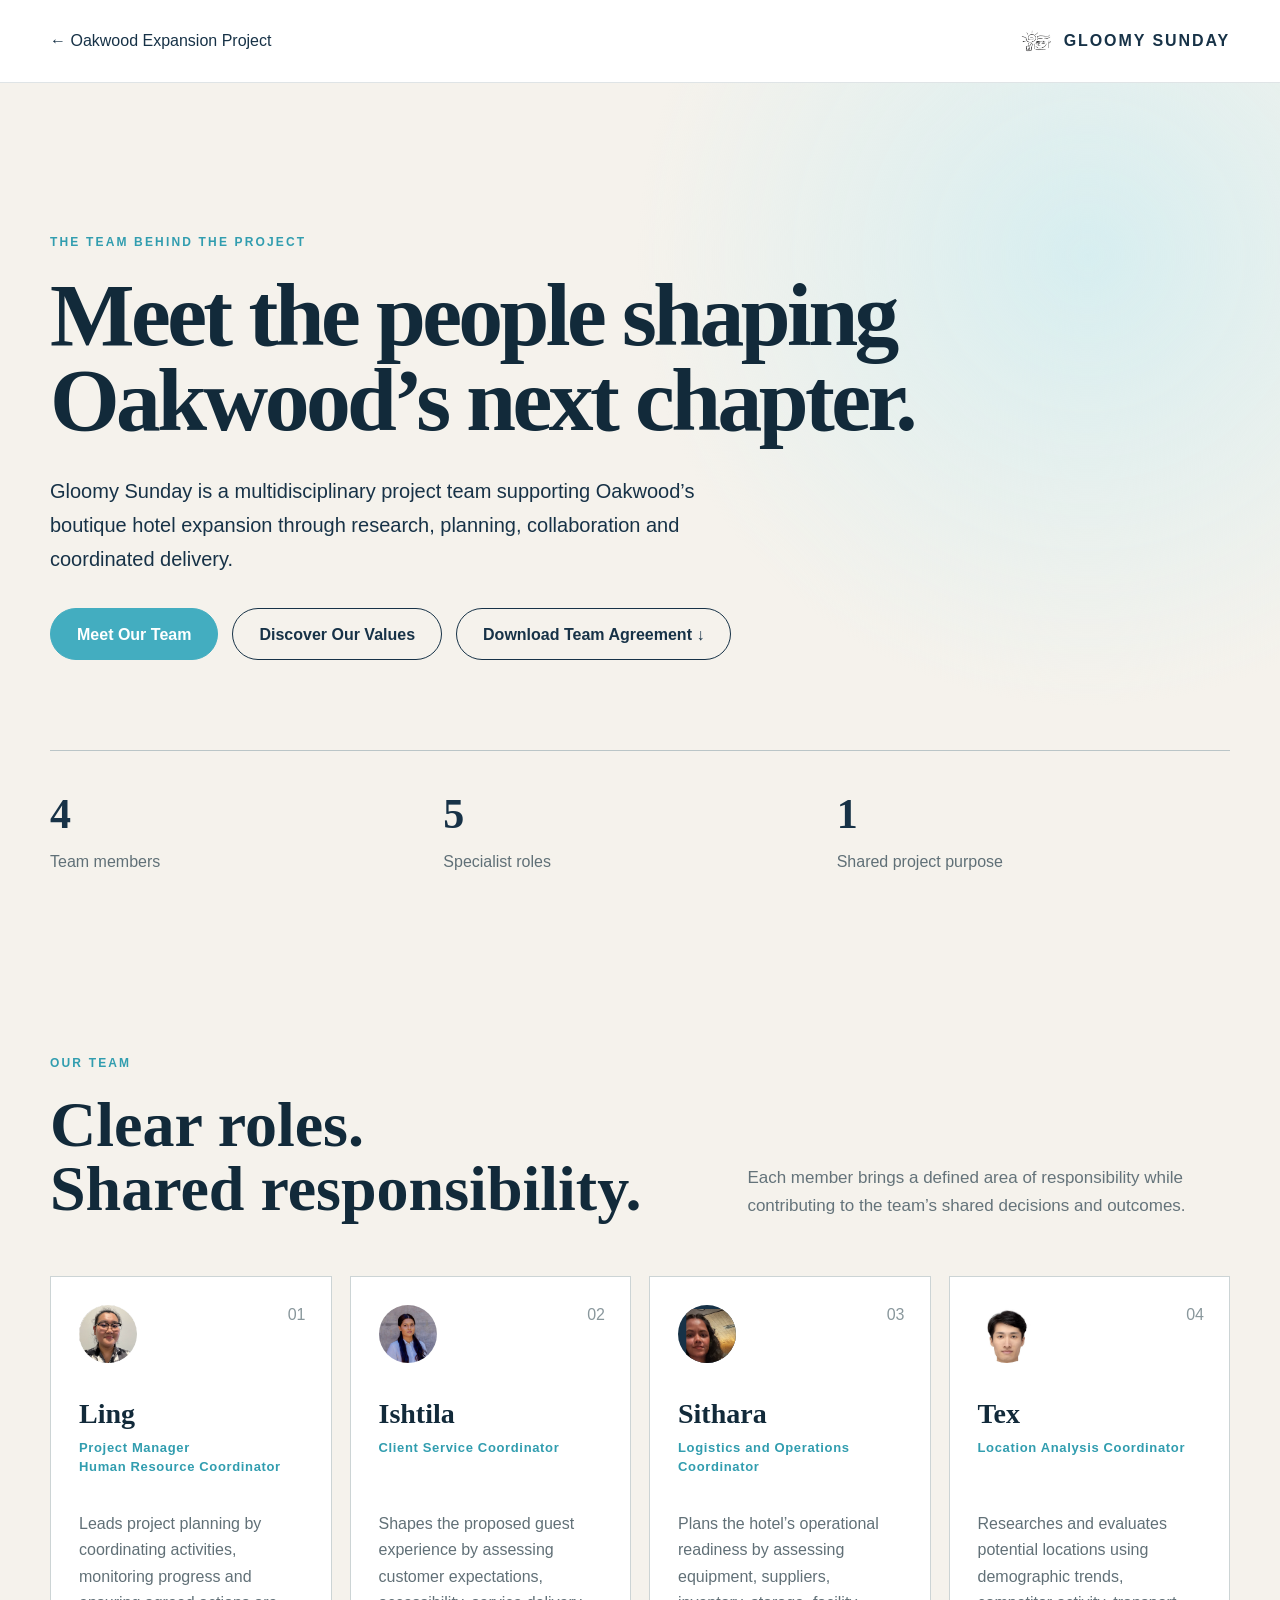
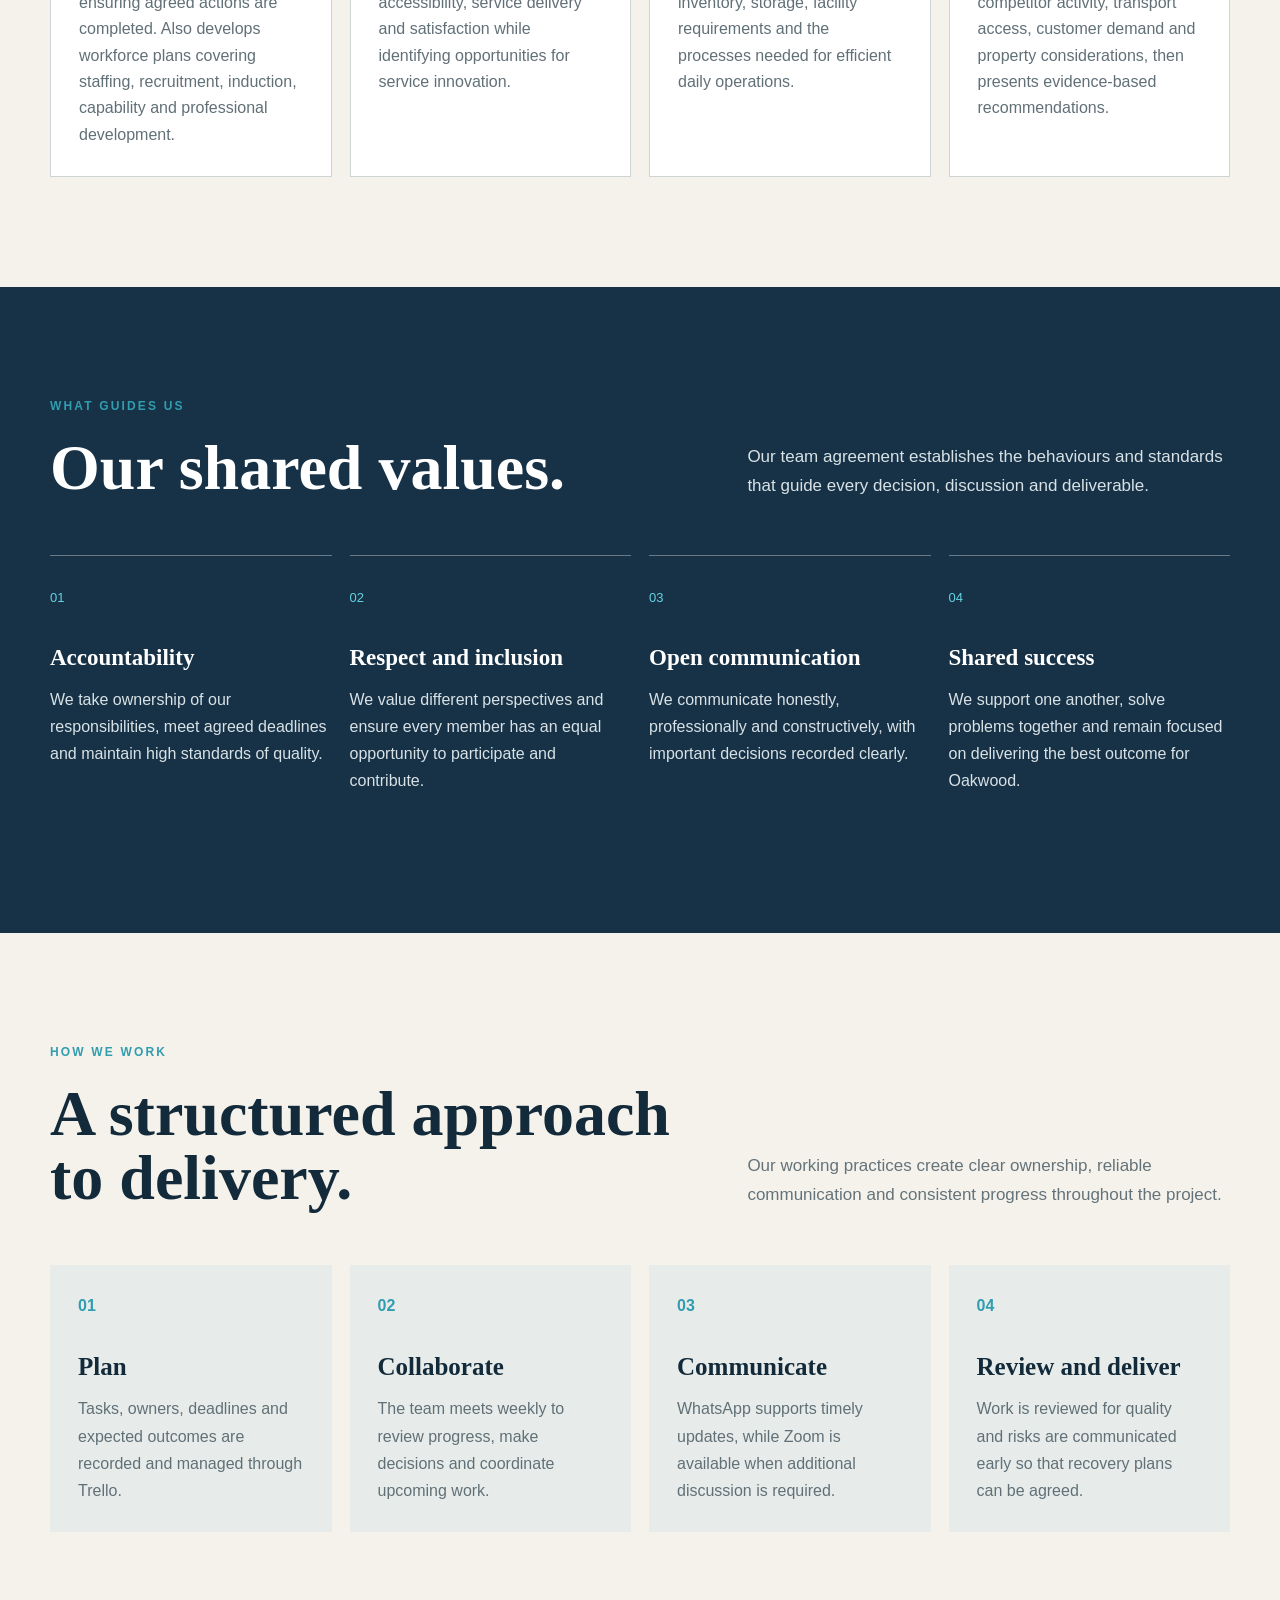
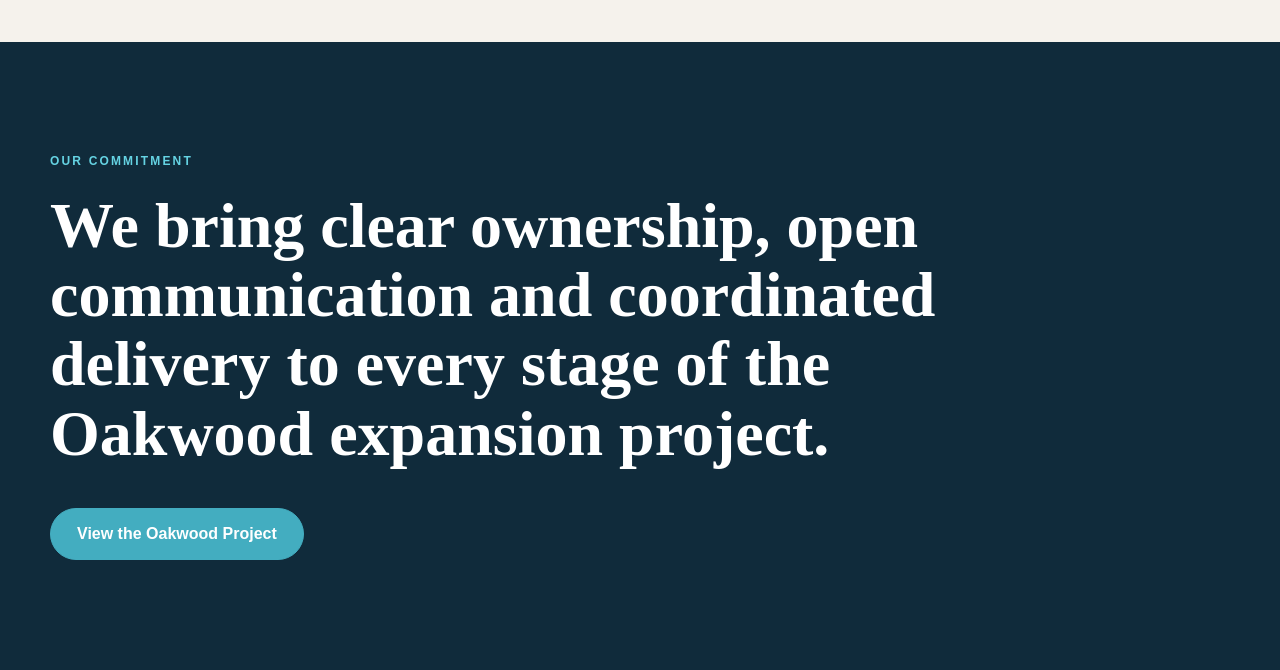
<file: gloomy_sunday.html>
<!DOCTYPE html>
<html lang="en">
<head>
  <meta charset="UTF-8">
  <meta name="viewport" content="width=device-width, initial-scale=1.0">

  <title>Gloomy Sunday</title>

  <link rel="stylesheet" href="styles.css">
</head>

<body class="gloomy-page">

  <header class="gloomy-header">
    <div class="container gloomy-nav">
      <a href="index.html" class="back-link">
        ← Oakwood Expansion Project
      </a>

      <a href="" class="gloomy-brand">
        <img src="assets/img/logo.png" alt="Gloomy Sunday">
        <strong>GLOOMY SUNDAY</strong>
      </a>
    </div>
  </header>

  <main id="top">

  <!-- INTRODUCTION -->
  <section class="gs-hero">
    <div class="container">
      <p class="gs-eyebrow">THE TEAM BEHIND THE PROJECT</p>

      <h1>Meet the people shaping Oakwood’s next chapter.</h1>

      <p class="gs-introduction">
        Gloomy Sunday is a multidisciplinary project team supporting
        Oakwood’s boutique hotel expansion through research, planning,
        collaboration and coordinated delivery.
      </p>

      <div class="gs-actions">
        <a href="#team" class="gs-button gs-button-primary">
          Meet Our Team
        </a>

        <a href="#values" class="gs-button gs-button-secondary">
          Discover Our Values
        </a>

        <a
    href="assets/documents/Team Agreement.pdf"
    class="gs-button gs-button-download"
    download
  >
    Download Team Agreement ↓
  </a>


      </div>

      <div class="gs-stats">
        <div>
          <strong>4</strong>
          <span>Team members</span>
        </div>

        <div>
          <strong>5</strong>
          <span>Specialist roles</span>
        </div>

        <div>
          <strong>1</strong>
          <span>Shared project purpose</span>
        </div>
      </div>
    </div>
  </section>


  <!-- TEAM MEMBERS -->
  <section class="gs-section" id="team">
    <div class="container">
      <p class="gs-eyebrow">OUR TEAM</p>

      <div class="gs-section-heading">
        <h2>Clear roles.<br>Shared responsibility.</h2>

        <p>
          Each member brings a defined area of responsibility while
          contributing to the team’s shared decisions and outcomes.
        </p>
      </div>

      <div class="team-grid">

        <article class="team-card">
          <div class="member-initial">
            <img src="assets/img/Ling.png" alt="Ling">
          </div>
          <p class="member-number">01</p>
          <h3>Ling</h3>
          <p class="member-role">
            Project Manager<br>
            Human Resource Coordinator
          </p>
          <p class="member-description">
            Leads project planning by coordinating activities, monitoring progress and ensuring agreed actions are completed. Also develops workforce plans covering staffing, recruitment, induction, capability and professional development.
          </p>
        </article>

        <article class="team-card">
          <div class="member-initial">
            <img src="assets/img/ISHTILA.jpg" alt="Ishtila">
          </div>
          <p class="member-number">02</p>
          <h3>Ishtila</h3>
          <p class="member-role">
            Client Service Coordinator
          </p>
          <p class="member-description">
            Shapes the proposed guest experience by assessing customer expectations, accessibility, service delivery and satisfaction while identifying opportunities for service innovation.


          </p>
        </article>

        <article class="team-card">
          <div class="member-initial">
            <img src="assets/img/Sithara.jpeg" alt="Sithara" class="sithara-photo">
          </div>
          <p class="member-number">03</p>
          <h3>Sithara</h3>
          <p class="member-role">
            Logistics and Operations Coordinator
          </p>
          <p class="member-description">
            Plans the hotel’s operational readiness by assessing equipment, suppliers, inventory, storage, facility requirements and the processes needed for efficient daily operations.
          </p>
        </article>

        <article class="team-card">
          <div class="member-initial">
            <img src="assets/img/Tex.jpg" alt="Tex">
          </div>
          <p class="member-number">04</p>
          <h3>Tex</h3>
          <p class="member-role">
            Location Analysis Coordinator
          </p>
          <p class="member-description">
            Researches and evaluates potential locations using demographic trends, competitor activity, transport access, customer demand and property considerations, then presents evidence-based recommendations.
          </p>
        </article>

      </div>
    </div>
  </section>


  <!-- VALUES -->
  <section class="gs-section gs-values-section" id="values">
    <div class="container">
      <p class="gs-eyebrow">WHAT GUIDES US</p>

      <div class="gs-section-heading">
        <h2>Our shared values.</h2>

        <p>
          Our team agreement establishes the behaviours and standards
          that guide every decision, discussion and deliverable.
        </p>
      </div>

      <div class="values-grid">

        <article class="value-card">
          <span>01</span>
          <h3>Accountability</h3>
          <p>
            We take ownership of our responsibilities, meet agreed
            deadlines and maintain high standards of quality.
          </p>
        </article>

        <article class="value-card">
          <span>02</span>
          <h3>Respect and inclusion</h3>
          <p>
            We value different perspectives and ensure every member has
            an equal opportunity to participate and contribute.
          </p>
        </article>

        <article class="value-card">
          <span>03</span>
          <h3>Open communication</h3>
          <p>
            We communicate honestly, professionally and constructively,
            with important decisions recorded clearly.
          </p>
        </article>

        <article class="value-card">
          <span>04</span>
          <h3>Shared success</h3>
          <p>
            We support one another, solve problems together and remain
            focused on delivering the best outcome for Oakwood.
          </p>
        </article>

      </div>
    </div>
  </section>


  <!-- WORKING PRACTICES -->
  <section class="gs-section" id="approach">
    <div class="container">
      <p class="gs-eyebrow">HOW WE WORK</p>

      <div class="gs-section-heading">
        <h2>A structured approach to delivery.</h2>

        <p>
          Our working practices create clear ownership, reliable
          communication and consistent progress throughout the project.
        </p>
      </div>

      <div class="working-grid">
        <article>
          <strong>01</strong>
          <h3>Plan</h3>
          <p>
            Tasks, owners, deadlines and expected outcomes are recorded
            and managed through Trello.
          </p>
        </article>

        <article>
          <strong>02</strong>
          <h3>Collaborate</h3>
          <p>
            The team meets weekly to review progress, make decisions and
            coordinate upcoming work.
          </p>
        </article>

        <article>
          <strong>03</strong>
          <h3>Communicate</h3>
          <p>
            WhatsApp supports timely updates, while Zoom is available
            when additional discussion is required.
          </p>
        </article>

        <article>
          <strong>04</strong>
          <h3>Review and deliver</h3>
          <p>
            Work is reviewed for quality and risks are communicated early
            so that recovery plans can be agreed.
          </p>
        </article>
      </div>
    </div>
  </section>


  <!-- EXECUTIVE COMMITMENT -->
  <section class="gs-commitment">
    <div class="container commitment-inner">
      <p class="gs-eyebrow">OUR COMMITMENT</p>

      <h2>
        We bring clear ownership, open communication and coordinated
        delivery to every stage of the Oakwood expansion project.
      </h2>

      <a href="index.html" class="gs-button gs-button-primary">
        View the Oakwood Project
      </a>
      
    </div>
  </section>

</main>

</body>
</html>
</file>
<file: styles.css>
:root {
    --navy: #122a3a;
    --navy-light: #1c4054;
    --teal: #43a7b8;
    --teal-dark: #24788a;
    --cream: #f6f1e8;
    --white: #fff;
    --text: #25333a;
    --muted: #67777f;
    --line: rgba(18, 42, 58, .14);
    --shadow: 0 24px 60px rgba(14, 36, 48, .13);
    --radius: 22px
}

* {
    box-sizing: border-box;
    margin: 0;
    padding: 0
}

html {
    scroll-behavior: smooth
}

body {
    font-family: "DM Sans", sans-serif;
    color: var(--text);
    background: var(--white);
    line-height: 1.6
}

a {
    color: inherit;
    text-decoration: none
}

ul {
    list-style: none
}

button,
input {
    font: inherit
}

.container {
    width: min(1180px, calc(100% - 40px));
    margin-inline: auto
}

.section {
    padding: 110px 0
}

.eyebrow {
    margin-bottom: 18px;
    color: var(--teal-dark);
    font-size: .78rem;
    font-weight: 700;
    letter-spacing: .18em
}

h1,
h2,
h3 {
    font-family: "Playfair Display", serif;
    color: var(--navy);
    line-height: 1.12
}

h1 {
    font-size: clamp(3.2rem, 7vw, 6.8rem)
}

h2 {
    font-size: clamp(2.25rem, 4vw, 4.25rem)
}

h3 {
    font-size: 1.4rem
}

.btn {
    display: inline-flex;
    align-items: center;
    justify-content: center;
    min-height: 52px;
    padding: 0 25px;
    border: 1px solid var(--teal);
    border-radius: 999px;
    background: var(--teal);
    color: var(--white);
    font-weight: 700;
    transition: .25s ease;
    cursor: pointer
}

.btn:hover {
    transform: translateY(-2px);
    background: var(--teal-dark);
    border-color: var(--teal-dark)
}

.btn-small {
    min-height: 44px;
    padding-inline: 20px;
    font-size: .9rem
}

.btn-ghost {
    background: transparent;
    border-color: rgba(255, 255, 255, .55)
}

.btn-ghost:hover {
    background: var(--white);
    border-color: var(--white);
    color: var(--navy)
}

.site-header {
    position: fixed;
    inset: 0 0 auto;
    z-index: 20;
    background: rgba(255, 255, 255, .94);
    border-bottom: 1px solid rgba(18, 42, 58, .1);
    backdrop-filter: blur(16px)
}

.nav-wrap {
    min-height: 82px;
    display: flex;
    align-items: center;
    gap: 28px
}

.brand {
    display: inline-flex;
    align-items: center;
    gap: 12px
}

.brand-mark {
    width: 44px;
    height: 44px;
    display: grid;
    place-items: center;
    border: 1px solid var(--teal);
    color: var(--teal-dark);
    font-family: "Playfair Display", serif;
    font-size: 1.45rem
}

.brand strong,
.brand small {
    display: block
}

.brand strong {
    color: var(--navy);
    letter-spacing: .18em
}

.brand small {
    margin-top: 2px;
    color: var(--muted);
    font-size: .58rem;
    letter-spacing: .12em
}

.nav {
    display: flex;
    gap: 30px;
    margin-left: auto;
}

.nav a {
    color: var(--navy);
    font-size: .92rem;
    font-weight: 600
}

.nav a:hover {
    color: var(--teal-dark)
}

.hero {
    min-height: 850px;
    position: relative;
    display: grid;
    align-items: center;
    padding: 160px 0 90px;
    background: linear-gradient(90deg, rgba(10, 29, 42, .92), rgba(10, 29, 42, .57) 55%, rgba(10, 29, 42, .2)), url("https://images.unsplash.com/photo-1566073771259-6a8506099945?auto=format&fit=crop&w=2200&q=85") center/cover no-repeat
}

.hero-overlay {
    position: absolute;
    inset: 0;
    background: radial-gradient(circle at 74% 30%, rgba(67, 167, 184, .18), transparent 32%), linear-gradient(0deg, rgba(4, 17, 25, .48), transparent 45%)
}

.hero-content {
    position: relative;
    z-index: 1
}

.hero .eyebrow {
    color: #9edbe5
}

.hero h1 {
    max-width: 830px;
    color: var(--white)
}

.hero-copy {
    max-width: 680px;
    margin-top: 30px;
    color: rgba(255, 255, 255, .82);
    font-size: 1.14rem
}

.hero-actions {
    display: flex;
    flex-wrap: wrap;
    gap: 14px;
    margin-top: 38px
}

.hero-stats {
    max-width: 770px;
    display: grid;
    grid-template-columns: repeat(3, 1fr);
    margin-top: 70px;
    border-top: 1px solid rgba(255, 255, 255, .25)
}

.hero-stats div {
    padding: 24px 28px 0 0
}

.hero-stats strong,
.hero-stats span {
    display: block
}

.hero-stats strong {
    color: var(--white);
    font-family: "Playfair Display", serif;
    font-size: 2.2rem
}

.hero-stats span {
    margin-top: 4px;
    color: rgba(255, 255, 255, .72);
    font-size: .9rem
}

.intro {
    background: var(--cream)
}

.split {
    display: grid;
    grid-template-columns: .9fr 1.1fr;
    align-items: start;
    gap: 90px
}

.intro-copy {
    display: grid;
    gap: 22px;
    padding-top: 12px;
    color: var(--muted);
    font-size: 1.08rem
}

.section-heading {
    display: grid;
    grid-template-columns: 1fr .7fr;
    align-items: end;
    gap: 70px;
    margin-bottom: 48px
}

.section-heading>p {
    max-width: 500px;
    color: var(--muted)
}

.location-grid {
    display: grid;
    grid-template-columns: repeat(3, 1fr);
    gap: 22px
}

.location-card {
    min-height: 560px;
    position: relative;
    overflow: hidden;
    display: flex;
    align-items: end;
    border-radius: var(--radius);
    background-position: center;
    background-size: cover;
    box-shadow: var(--shadow)
}

.card-one {
    background-image: url("https://images.unsplash.com/photo-1518005020951-eccb494ad742?auto=format&fit=crop&w=1000&q=85")
}

.card-two {
    background-image: url("https://images.unsplash.com/photo-1480714378408-67cf0d13bc1b?auto=format&fit=crop&w=1000&q=85")
}

.card-three {
    background-image: url("https://images.unsplash.com/photo-1519046904884-53103b34b206?auto=format&fit=crop&w=1000&q=85")
}

.card-shade {
    position: absolute;
    inset: 0;
    background: linear-gradient(180deg, transparent 18%, rgba(8, 26, 38, .93) 92%)
}

.location-content {
    position: relative;
    z-index: 1;
    padding: 34px;
    color: rgba(255, 255, 255, .82)
}

.location-content>span {
    color: #9edbe5;
    font-weight: 700
}

.location-content h3 {
    margin: 9px 0 15px;
    color: var(--white);
    font-size: 2rem
}

.location-content ul {
    display: grid;
    gap: 8px;
    margin-top: 20px
}

.location-content li::before {
    content: "—";
    margin-right: 9px;
    color: #9edbe5
}

.experience {
    background: var(--navy)
}

.experience-grid {
    display: grid;
    grid-template-columns: .95fr 1.05fr;
    gap: 80px;
    align-items: center
}

.experience-image {
    min-height: 700px;
    border-radius: var(--radius);
    background: linear-gradient(180deg, transparent 60%, rgba(10, 29, 42, .55)), url("https://images.unsplash.com/photo-1611892440504-42a792e24d32?auto=format&fit=crop&w=1200&q=85") center/cover;
    box-shadow: var(--shadow)
}

.experience-content .eyebrow {
    color: #9edbe5
}

.experience-content h2 {
    color: var(--white)
}

.experience-content>p:not(.eyebrow) {
    max-width: 570px;
    margin-top: 24px;
    color: rgba(255, 255, 255, .7)
}

.feature-list {
    display: grid;
    gap: 5px;
    margin-top: 38px
}

.feature-list article {
    display: grid;
    grid-template-columns: 48px 1fr;
    gap: 18px;
    padding: 20px 0;
    border-top: 1px solid rgba(255, 255, 255, .12)
}

.feature-list article>span {
    color: #9edbe5;
    font-weight: 700
}

.feature-list h3 {
    color: var(--white);
    font-family: "DM Sans", sans-serif;
    font-size: 1.05rem
}

.feature-list p {
    margin-top: 4px;
    color: rgba(255, 255, 255, .58)
}

.project {
    background: #f8faf9
}

.department-grid {
    display: grid;
    grid-template-columns: repeat(4, 1fr);
    border: 1px solid var(--line);
    border-radius: var(--radius);
    overflow: hidden;
    background: var(--white)
}

.department-grid article {
    min-height: 270px;
    padding: 34px 28px;
    border-right: 1px solid var(--line)
}

.department-grid article:last-child {
    border-right: 0
}

.department-grid span {
    display: block;
    margin-bottom: 30px;
    color: var(--teal-dark);
    font-weight: 700
}

.department-grid h3 {
    margin-bottom: 14px;
    font-family: "DM Sans", sans-serif;
    font-size: 1.12rem
}

.department-grid p {
    color: var(--muted);
    font-size: .94rem
}

.timeline {
    display: grid;
    grid-template-columns: repeat(4, 1fr);
    gap: 18px;
    margin-top: 30px
}

.timeline div {
    padding: 30px;
    border-radius: 18px;
    background: var(--cream)
}

.timeline span {
    color: var(--teal-dark);
    font-weight: 700
}

.timeline h3 {
    margin: 10px 0 8px;
    font-family: "DM Sans", sans-serif;
    font-size: 1.05rem
}

.timeline p {
    color: var(--muted);
    font-size: .9rem
}

.cta {
    background: var(--cream)
}

.cta-box {
    display: grid;
    grid-template-columns: 1fr .8fr;
    gap: 70px;
    align-items: center;
    padding: 64px;
    border-radius: 28px;
    background: var(--white);
    box-shadow: var(--shadow)
}

.cta-box>div>p:last-child {
    max-width: 620px;
    margin-top: 20px;
    color: var(--muted)
}

.interest-form {
    display: grid;
    gap: 17px
}

.interest-form label {
    display: grid;
    gap: 7px
}

.interest-form label span {
    color: var(--navy);
    font-size: .88rem;
    font-weight: 700
}

.interest-form input {
    width: 100%;
    min-height: 52px;
    padding: 0 16px;
    border: 1px solid var(--line);
    border-radius: 12px;
    outline: 0
}

.interest-form input:focus {
    border-color: var(--teal);
    box-shadow: 0 0 0 4px rgba(67, 167, 184, .12)
}

.site-footer {
    padding: 42px 0;
    background: #0c202d;
    color: rgba(255, 255, 255, .62)
}

.footer-wrap {
    display: grid;
    grid-template-columns: 1fr auto auto;
    align-items: center;
    gap: 35px;
    font-size: .85rem
}

.footer-brand strong {
    color: var(--white)
}

.footer-brand small {
    color: rgba(255, 255, 255, .48)
}

@media(max-width:980px) {
    .nav {
        display: none
    }

    .section {
        padding: 85px 0
    }

    .split,
    .section-heading,
    .experience-grid,
    .cta-box {
        grid-template-columns: 1fr;
        gap: 40px
    }

    .location-grid {
        grid-template-columns: 1fr
    }

    .location-card {
        min-height: 480px
    }

    .department-grid,
    .timeline {
        grid-template-columns: repeat(2, 1fr)
    }

    .department-grid article:nth-child(2) {
        border-right: 0
    }

    .department-grid article:nth-child(-n+2) {
        border-bottom: 1px solid var(--line)
    }

    .footer-wrap {
        grid-template-columns: 1fr
    }
}

@media(max-width:640px) {
    .container {
        width: min(100% - 26px, 1180px)
    }

    .site-header .btn-small {
        display: none
    }

    .nav-wrap {
        min-height: 72px
    }

    .hero {
        min-height: 760px;
        padding-top: 130px
    }

    .hero-actions {
        align-items: stretch;
        flex-direction: column
    }

    .hero-stats {
        grid-template-columns: 1fr;
        gap: 12px;
        margin-top: 48px
    }

    .hero-stats div {
        display: flex;
        align-items: baseline;
        gap: 15px;
        padding-top: 15px
    }

    .location-content {
        padding: 28px 24px
    }

    .experience-image {
        min-height: 480px
    }

    .department-grid,
    .timeline {
        grid-template-columns: 1fr
    }

    .department-grid article {
        border-right: 0;
        border-bottom: 1px solid var(--line)
    }

    .department-grid article:last-child {
        border-bottom: 0
    }

    .cta-box {
        padding: 34px 24px
    }
}

.brand-lockup {
    display: flex;
    align-items: center;
    gap: 18px;
    min-height: 64px;
}

.brand,
.partner-brand {
    display: flex;
    align-items: center;
    text-decoration: none;
}

.oakwood-logo {
    display: block;
    width: 116px;
    height: auto;
}

.brand-divider {
    width: 1px;
    height: 28px;
    background: #cbd3d7;
}

.partner-brand {
    gap: 10px;
    color: #173247;
}

.partner-logo {
    display: block;
    width: 45px;
    height: 45px;
    object-fit: contain;

    /* Temporarily hides a white PNG background */
    mix-blend-mode: multiply;
}

.partner-text {
    display: flex;
    flex-direction: column;
    line-height: 1.1;
}

.partner-text small {
    margin-bottom: 4px;
    color: #76838a;
    font-size: 7px;
    letter-spacing: 0.13em;
}

.partner-text strong {
    color: #173247;
    font-size: 12px;
    letter-spacing: 0.12em;
    white-space: nowrap;
}

.project-title {
  margin: 0 0 24px;
  color: #9de7ef;
  font-size: clamp(16px, 1.5vw, 22px);
  font-weight: 700;
  line-height: 1.35;
  letter-spacing: 0.1em;
}

.gloomy-page {
  margin: 0;
  color: #173247;
  background: #f4f1eb;
}

.gloomy-header {
  background: #ffffff;
  border-bottom: 1px solid #dfe4e6;
}

.gloomy-nav {
  min-height: 82px;
  display: flex;
  align-items: center;
  justify-content: space-between;
}

.back-link,
.gloomy-brand {
  color: #173247;
  text-decoration: none;
}

.gloomy-brand {
  display: flex;
  align-items: center;
  gap: 10px;
  letter-spacing: 0.12em;
}

.gloomy-brand img {
  width: 34px;
  height: 34px;
  object-fit: contain;
}

.gloomy-hero {
  min-height: calc(100vh - 82px);
  display: flex;
  align-items: center;
}

.gloomy-hero-content {
  max-width: 850px;
}

.gloomy-hero h1 {
  margin: 18px 0 24px;
  font-size: clamp(56px, 8vw, 120px);
  line-height: 0.92;
}

.gloomy-introduction {
  max-width: 650px;
  margin-bottom: 32px;
  font-size: 19px;
  line-height: 1.7;
}

html {
  scroll-behavior: smooth;
}

.gloomy-page {
  color: #173247;
  background: #f5f2ec;
}

.gs-hero {
  padding: clamp(90px, 12vw, 150px) 0 70px;
  background:
    radial-gradient(circle at 85% 20%, #d7eef0 0, transparent 35%),
    #f5f2ec;
}

.gs-eyebrow {
  margin: 0 0 20px;
  color: #319daf;
  font-size: 12px;
  font-weight: 700;
  letter-spacing: 0.18em;
}

.gs-hero h1 {
  max-width: 1000px;
  margin: 0;
  font-size: clamp(52px, 7vw, 104px);
  line-height: 0.95;
  letter-spacing: -0.04em;
}

.gs-introduction {
  max-width: 720px;
  margin: 32px 0;
  font-size: 20px;
  line-height: 1.7;
}

.gs-actions {
  display: flex;
  flex-wrap: wrap;
  gap: 14px;
}

.gs-button {
  display: inline-flex;
  align-items: center;
  justify-content: center;
  min-height: 52px;
  padding: 0 26px;
  border: 1px solid #173247;
  border-radius: 999px;
  color: #173247;
  font-weight: 700;
  text-decoration: none;
}

.gs-button-primary {
  border-color: #43adc0;
  color: white;
  background: #43adc0;
}

.gs-button-secondary {
  background: transparent;
}

.gs-stats {
  display: grid;
  grid-template-columns: repeat(3, 1fr);
  margin-top: 90px;
  padding-top: 30px;
  border-top: 1px solid #bac5c7;
}

.gs-stats div {
  display: flex;
  flex-direction: column;
}

.gs-stats strong {
  font-family: Georgia, serif;
  font-size: 42px;
}

.gs-stats span {
  color: #607077;
}

.gs-section {
  padding: 110px 0;
}

.gs-section-heading {
  display: grid;
  grid-template-columns: 1.3fr 1fr;
  gap: 70px;
  align-items: end;
  margin-bottom: 55px;
}

.gs-section-heading h2 {
  margin: 0;
  font-size: clamp(42px, 5vw, 72px);
  line-height: 1;
}

.gs-section-heading p {
  margin: 0;
  color: #64737a;
  font-size: 17px;
  line-height: 1.7;
}

.team-grid,
.values-grid,
.working-grid {
  display: grid;
  grid-template-columns: repeat(4, 1fr);
  gap: 18px;
}

.team-card {
  position: relative;
  min-height: 390px;
  padding: 28px;
  border: 1px solid #ccd4d5;
  background: #ffffff;
}

.member-initial {
  width: 58px;
  height: 58px;
  display: grid;
  place-items: center;
  border-radius: 50%;
  color: white;
  background: #173247;
  font-family: Georgia, serif;
  font-size: 27px;
}

.member-number {
  position: absolute;
  top: 25px;
  right: 25px;
  color: #89979c;
}

.team-card h3 {
  margin: 35px 0 8px;
  font-size: 28px;
}

.member-role {
  min-height: 48px;
  color: #319daf;
  font-size: 13px;
  font-weight: 700;
  line-height: 1.5;
  letter-spacing: 0.05em;
}

.member-description {
  margin-top: 25px;
  color: #617077;
  line-height: 1.65;
}

.gs-values-section {
  color: white;
  background: #173247;
}

.gs-values-section .gs-section-heading p {
  color: #b7c6cc;
}

.value-card {
  padding: 28px 0;
  border-top: 1px solid #627681;
}

.value-card span {
  color: #63c2d1;
  font-size: 13px;
}

.value-card h3 {
  margin: 35px 0 15px;
  font-size: 23px;
}

.value-card p {
  color: #c6d1d5;
  line-height: 1.7;
}

.working-grid article {
  padding: 28px;
  background: #e7ecea;
}

.working-grid strong {
  color: #319daf;
}

.working-grid h3 {
  margin: 35px 0 14px;
  font-size: 25px;
}

.working-grid p {
  color: #617077;
  line-height: 1.7;
}

.gs-commitment {
  padding: 110px 0;
  color: white;
  background: #102b3b;
}

.commitment-inner h2 {
  max-width: 1000px;
  margin: 0 0 40px;
  font-size: clamp(38px, 5vw, 70px);
  line-height: 1.08;
}

@media (max-width: 900px) {
  .team-grid,
  .values-grid,
  .working-grid {
    grid-template-columns: repeat(2, 1fr);
  }

  .gs-section-heading {
    grid-template-columns: 1fr;
    gap: 25px;
  }
}

@media (max-width: 600px) {
  .team-grid,
  .values-grid,
  .working-grid,
  .gs-stats {
    grid-template-columns: 1fr;
  }

  .gs-stats {
    gap: 25px;
  }

  .gs-section {
    padding: 75px 0;
  }
}

.team-card .member-initial {
  width: 58px;
  height: 58px;
  min-width: 58px;
  flex: 0 0 58px;

  padding: 0;
  border-radius: 50%;
  overflow: hidden;
}

.team-card .member-initial img {
  display: block;
  width: 100%;
  height: 100%;
  max-width: 100%;

  object-fit: cover;
  object-position: center;
}

.member-initial img.sithara-photo {
  width: 90%;
  height: 90%;
  max-width: none;
  object-fit: cover;
  transform: translateX(10%);
}

.gs-values-section .gs-section-heading h2,
.gs-values-section .value-card h3 {
  color: #ffffff;
}

.gs-values-section .gs-section-heading p,
.gs-values-section .value-card p {
  color: #d8e2e6;
}

.gs-values-section .value-card {
  border-top-color: rgba(255, 255, 255, 0.35);
}

.gs-values-section .value-card span {
  color: #65d3e3;
}

.gs-commitment .commitment-inner h2 {
  color: #ffffff;
}

.gs-commitment .gs-eyebrow {
  color: #65d3e3;
}

.hotel-concept .experience-content {
  min-width: 0;
}

.hotel-concept {
  background: #102f3e;
  color: #f4f1e9;
}

.hotel-concept .eyebrow {
  color: #45b8ca;
}

.hotel-concept h2 {
  color: #f4f1e9;
}

.hotel-concept-intro {
  color: #bdcbd0;
}

.concept-table-wrapper {
  border-top: 2px solid #45b8ca;
}

.concept-table th,
.concept-table td {
  border-bottom: 1px solid rgba(225, 236, 239, 0.28);
}

.concept-table th {
  color: #45b8ca;
}

.concept-table td {
  color: #bdcbd0;
}

/* Hotel-service column */
.concept-table td:first-child {
  color: #f4f1e9;
  font-weight: 600;
}

/* Workforce-implication column */
.concept-table td:last-child {
  color: #bdcbd0;
}

.concept-table tbody tr:hover {
  background: rgba(69, 184, 202, 0.09);
}

/* Docklands card */
.location-card:nth-child(2) {
  position: relative;
  overflow: hidden;
}

/* Darker overlay for improved contrast */
.location-card:nth-child(2)::before {
  content: "";
  position: absolute;
  inset: 0;
  z-index: 0;
  background: linear-gradient(
    to bottom,
    rgba(9, 35, 49, 0.68) 0%,
    rgba(9, 35, 49, 0.74) 35%,
    rgba(7, 27, 39, 0.94) 100%
  );
}

/* Keep content above the overlay */
.location-card:nth-child(2) > * {
  position: relative;
  z-index: 1;
}

.location-card:nth-child(2) .location-number {
  color: #72d6e4;
}

.location-card:nth-child(2) h3 {
  color: #fff8e9;
  text-shadow: 0 2px 10px rgba(0, 0, 0, 0.35);
}

.location-card:nth-child(2) p {
  color: #eef3f4;
}

.location-card:nth-child(2) li {
  color: #e1eaed;
}

.location-card:nth-child(2) li::marker,
.location-card:nth-child(2) li::before {
  color: #72d6e4;
}

.location-card:nth-child(2) strong {
  color: #fff8e9;
}

/* Align all card headings at the same height */
.location-card {
  display: flex;
  flex-direction: column;
  justify-content: flex-start !important;
  padding-top: 4.25rem !important;
}

.location-card .location-number {
  margin-top: 0 !important;
  margin-bottom: 1rem;
}

.location-card h3 {
  margin-top: 0;
  margin-bottom: 1.5rem;
}

/* Apply a readable dark overlay to every location card */
.location-card {
  position: relative;
  overflow: hidden;
  isolation: isolate;
}

.location-card::before {
  content: "";
  position: absolute;
  inset: 0;
  z-index: 0;
  pointer-events: none;
  background: linear-gradient(
    to bottom,
    rgba(8, 32, 45, 0.56) 0%,
    rgba(8, 32, 45, 0.68) 42%,
    rgba(6, 25, 37, 0.94) 100%
  );
}

/* Keep all card content above the overlay */
.location-card > * {
  position: relative;
  z-index: 1;
}

.location-card .location-number {
  color: #72d6e4;
}

.location-card h3 {
  color: #fff8e9;
  text-shadow: 0 2px 10px rgba(0, 0, 0, 0.35);
}

.location-card p,
.location-card li {
  color: #e5edef;
}

.location-card strong {
  color: #fff8e9;
}

.location-card li::before,
.location-card li::marker {
  color: #72d6e4;
}

.slides-button {
  display: inline-flex;
  align-items: center;
  gap: 0.65rem;
  margin-top: 1.5rem;
  padding: 0.9rem 1.3rem;

  color: #ffffff;
  background: #12384a;
  border: 1px solid #12384a;
  border-radius: 999px;

  font-size: 0.9rem;
  font-weight: 700;
  text-decoration: none;
  letter-spacing: 0.02em;

  transition: background 0.2s ease, transform 0.2s ease;
}

.slides-button:hover {
  background: #247f95;
  border-color: #247f95;
  transform: translateY(-2px);
}

.slides-button span {
  color: #72d6e4;
  font-size: 1.1rem;
}

/* SHARED STYLES */

.delivery-section,
.workforce-section {
  padding: 7rem 1.5rem;
}

.delivery-container,
.workforce-container {
  width: min(1200px, 100%);
  margin: 0 auto;
}

.delivery-header,
.workforce-header {
  display: grid;
  grid-template-columns: 0.9fr 1.1fr;
  align-items: end;
  gap: 4rem;
  margin-bottom: 4rem;
}

.section-eyebrow {
  margin: 0 0 1.2rem;
  color: #25869a;
  font-size: 0.8rem;
  font-weight: 800;
  letter-spacing: 0.2em;
}

.delivery-header h2,
.workforce-header h2 {
  max-width: 620px;
  margin: 0;
  font-family: Georgia, "Times New Roman", serif;
  font-size: clamp(2.8rem, 5vw, 5rem);
  font-weight: 600;
  line-height: 1;
}

.section-summary p {
  margin: 0;
  color: #627680;
  font-size: 1.08rem;
  line-height: 1.75;
}

.detail-button {
  display: inline-flex;
  align-items: center;
  gap: 0.7rem;
  margin-top: 1.5rem;
  padding: 0.95rem 1.4rem;
  border: 1px solid #12384a;
  border-radius: 999px;
  background: #12384a;
  color: #ffffff;
  font-size: 0.9rem;
  font-weight: 700;
  text-decoration: none;
  transition: background 0.2s ease, transform 0.2s ease;
}

.detail-button span {
  color: #72d6e4;
  font-size: 1.1rem;
}

.detail-button:hover {
  background: #25869a;
  border-color: #25869a;
  transform: translateY(-2px);
}


/* CONSTRUCTION SECTION */

.delivery-section {
  background: #f4f1e9;
  color: #102f3e;
}

.delivery-tiers {
  display: grid;
  grid-template-columns: repeat(3, 1fr);
  gap: 1.25rem;
}

.delivery-card {
  padding: 2.2rem;
  border: 1px solid #d4dddf;
  border-radius: 24px;
  background: #ffffff;
}

.delivery-card-featured {
  border-color: #173f58;
  background: #173f58;
  color: #ffffff;
}

.tier-number {
  display: block;
  margin-bottom: 2.5rem;
  color: #43b6ca;
  font-size: 1.1rem;
  font-weight: 800;
}

.tier-label {
  margin: 0 0 0.7rem;
  color: #25869a;
  font-size: 0.75rem;
  font-weight: 800;
  letter-spacing: 0.14em;
}

.delivery-card-featured .tier-label {
  color: #72d6e4;
}

.delivery-card h3 {
  margin: 0 0 1rem;
  color: #123344;
  font-family: Georgia, "Times New Roman", serif;
  font-size: 1.75rem;
}

.delivery-card-featured h3 {
  color: #fff8e9;
}

.delivery-card > p:not(.tier-label) {
  min-height: 5rem;
  color: #677a83;
  line-height: 1.6;
}

.delivery-card-featured > p:not(.tier-label) {
  color: #c7d7dc;
}

.delivery-card ul {
  margin: 1.5rem 0 0;
  padding: 1.4rem 0 0;
  border-top: 1px solid #dbe2e4;
  list-style: none;
}

.delivery-card-featured ul {
  border-color: rgba(255, 255, 255, 0.2);
}

.delivery-card li {
  position: relative;
  margin-bottom: 0.75rem;
  padding-left: 1.3rem;
  color: #526974;
  line-height: 1.5;
}

.delivery-card-featured li {
  color: #e3edf0;
}

.delivery-card li::before {
  content: "—";
  position: absolute;
  left: 0;
  color: #43b6ca;
}

.handover-banner {
  display: grid;
  grid-template-columns: 160px 1fr;
  gap: 2rem;
  margin-top: 1.25rem;
  padding: 1.5rem 2rem;
  border-radius: 15px;
  background: #dfeff2;
}

.handover-banner span {
  color: #25869a;
  font-size: 0.75rem;
  font-weight: 800;
  letter-spacing: 0.14em;
}

.handover-banner p {
  margin: 0;
  color: #3e5965;
  line-height: 1.6;
}


/* WORKFORCE SECTION */

.workforce-section {
  background: #102f3e;
  color: #ffffff;
}

.workforce-header h2 {
  color: #fff8e9;
}

.workforce-summary p {
  color: #bdcbd0;
}

.detail-button-light {
  border-color: #72d6e4;
  background: transparent;
  color: #ffffff;
}

.detail-button-light:hover {
  background: #72d6e4;
  color: #102f3e;
}

.workforce-layout {
  display: grid;
  grid-template-columns: 1.3fr 0.7fr;
  gap: 1.5rem;
}

.workforce-phases {
  border-top: 1px solid rgba(255, 255, 255, 0.25);
}

.phase {
  display: grid;
  grid-template-columns: 125px 1fr;
  gap: 2rem;
  padding: 2rem 0;
  border-bottom: 1px solid rgba(255, 255, 255, 0.25);
}

.phase > span {
  color: #72d6e4;
  font-size: 0.76rem;
  font-weight: 800;
  letter-spacing: 0.12em;
}

.phase h3 {
  margin: 0 0 0.65rem;
  color: #fff8e9;
  font-family: Georgia, "Times New Roman", serif;
  font-size: 1.55rem;
}

.phase p {
  margin: 0;
  color: #bdcbd0;
  line-height: 1.65;
}

.workforce-overview {
  padding: 2.3rem;
  border-radius: 24px;
  background: #f4f1e9;
  color: #102f3e;
}

.overview-label,
.outsourcing-label {
  margin: 0 0 1.5rem;
  color: #25869a;
  font-size: 0.75rem;
  font-weight: 800;
  letter-spacing: 0.14em;
}

.staff-stat {
  margin-bottom: 1.5rem;
}

.staff-stat strong {
  display: block;
  font-family: Georgia, "Times New Roman", serif;
  font-size: 5rem;
  line-height: 0.95;
}

.staff-stat span {
  color: #5c717b;
  font-weight: 700;
}

.workforce-overview > p:not(.overview-label) {
  color: #637680;
  line-height: 1.6;
}

.staffing-principles {
  margin-top: 1.8rem;
  padding-top: 1.5rem;
  border-top: 1px solid #ccd8db;
}

.staffing-principles h3 {
  margin: 0 0 1rem;
  font-family: Georgia, "Times New Roman", serif;
}

.staffing-principles ul {
  margin: 0;
  padding: 0;
  list-style: none;
}

.staffing-principles li {
  position: relative;
  margin-bottom: 0.8rem;
  padding-left: 1.3rem;
  color: #526974;
  line-height: 1.5;
}

.staffing-principles li::before {
  content: "—";
  position: absolute;
  left: 0;
  color: #25869a;
}

.outsourcing-note {
  display: grid;
  grid-template-columns: 0.7fr 1.3fr;
  gap: 3rem;
  margin-top: 1.5rem;
  padding: 2rem;
  border: 1px solid rgba(114, 214, 228, 0.3);
  border-radius: 18px;
}

.outsourcing-note h3 {
  margin: 0;
  color: #fff8e9;
  font-family: Georgia, "Times New Roman", serif;
  font-size: 1.6rem;
}

.outsourcing-note > p {
  margin: 0;
  color: #bdcbd0;
  line-height: 1.7;
}


/* RESPONSIVE */

@media (max-width: 900px) {
  .delivery-header,
  .workforce-header,
  .workforce-layout,
  .outsourcing-note {
    grid-template-columns: 1fr;
  }

  .delivery-tiers {
    grid-template-columns: 1fr;
  }

  .delivery-card > p:not(.tier-label) {
    min-height: auto;
  }
}

@media (max-width: 600px) {
  .delivery-section,
  .workforce-section {
    padding: 5rem 1.2rem;
  }

  .phase,
  .handover-banner {
    grid-template-columns: 1fr;
    gap: 0.8rem;
  }
}

.logistics-section {
  padding: 7rem 1.5rem;
  background: #f4f1e9;
  color: #102f3e;
}

.logistics-container {
  width: min(1200px, 100%);
  margin: 0 auto;
}

.logistics-header {
  display: grid;
  grid-template-columns: 0.9fr 1.1fr;
  align-items: end;
  gap: 5rem;
  margin-bottom: 4rem;
}

.logistics-header h2 {
  max-width: 620px;
  margin: 0;
  color: #102f3e;
  font-family: Georgia, "Times New Roman", serif;
  font-size: clamp(3rem, 5vw, 5.2rem);
  font-weight: 600;
  line-height: 1;
}

.logistics-intro p {
  max-width: 650px;
  margin: 0;
  color: #627680;
  font-size: 1.08rem;
  line-height: 1.75;
}

.logistics-overview {
  display: grid;
  grid-template-columns: 0.7fr 1.3fr;
  gap: 1.5rem;
}

.logistics-scale-card {
  padding: 2.5rem;
  border-radius: 25px;
  background: #173f58;
  color: #ffffff;
}

.logistics-label {
  margin: 0 0 1.5rem;
  color: #72d6e4;
  font-size: 0.75rem;
  font-weight: 800;
  letter-spacing: 0.15em;
}

.logistics-stat strong {
  display: block;
  color: #fff8e9;
  font-family: Georgia, "Times New Roman", serif;
  font-size: 6rem;
  line-height: 0.9;
}

.logistics-stat span {
  color: #c5d5da;
  font-weight: 700;
}

.unit-breakdown {
  display: grid;
  grid-template-columns: 1fr 1fr;
  gap: 1rem;
  margin: 2rem 0;
  padding: 1.5rem 0;
  border-top: 1px solid rgba(255, 255, 255, 0.22);
  border-bottom: 1px solid rgba(255, 255, 255, 0.22);
}

.unit-breakdown strong {
  display: block;
  color: #ffffff;
  font-size: 1.7rem;
}

.unit-breakdown span {
  color: #b9cbd1;
  font-size: 0.85rem;
}

.service-summary {
  margin: 0;
  padding: 0;
  list-style: none;
}

.service-summary li {
  position: relative;
  margin-bottom: 0.8rem;
  padding-left: 1.3rem;
  color: #e1eaed;
  line-height: 1.5;
}

.service-summary li::before {
  content: "—";
  position: absolute;
  left: 0;
  color: #72d6e4;
}

.logistics-priorities {
  display: grid;
  grid-template-columns: 1fr 1fr;
  gap: 1.25rem;
}

.priority-card {
  display: grid;
  grid-template-columns: 45px 1fr;
  gap: 1rem;
  padding: 2rem;
  border: 1px solid #d3dee1;
  border-radius: 20px;
  background: #ffffff;
}

.priority-card > span {
  color: #43b6ca;
  font-size: 0.85rem;
  font-weight: 800;
}

.priority-card h3 {
  margin: 0 0 0.7rem;
  color: #123344;
  font-family: Georgia, "Times New Roman", serif;
  font-size: 1.35rem;
}

.priority-card p {
  margin: 0;
  color: #637680;
  line-height: 1.6;
}

.opening-plan {
  display: grid;
  grid-template-columns: 1.4fr 0.6fr;
  gap: 1.5rem;
  margin-top: 1.5rem;
}

.occupancy-plan,
.operations-decision {
  padding: 2rem;
  border-radius: 20px;
}

.occupancy-plan {
  background: #dfeff2;
}

.occupancy-plan .logistics-label {
  color: #25869a;
}

.occupancy-progress {
  display: flex;
  align-items: center;
  gap: 2rem;
  margin-bottom: 1.3rem;
}

.occupancy-progress div {
  display: flex;
  flex-direction: column;
}

.occupancy-progress span {
  color: #617680;
  font-size: 0.8rem;
  font-weight: 700;
}

.occupancy-progress strong {
  color: #123344;
  font-family: Georgia, "Times New Roman", serif;
  font-size: 2.4rem;
}

.progress-arrow {
  color: #25869a !important;
  font-size: 2rem !important;
}

.occupancy-plan > p:last-child {
  margin: 0;
  color: #526974;
  line-height: 1.6;
}

.operations-decision {
  background: #c99730;
  color: #102f3e;
}

.operations-decision .logistics-label {
  color: #102f3e;
}

.operations-decision h3 {
  margin: 0 0 0.8rem;
  font-family: Georgia, "Times New Roman", serif;
  font-size: 1.5rem;
}

.operations-decision p:last-child {
  margin: 0;
  line-height: 1.6;
}

@media (max-width: 900px) {
  .logistics-header,
  .logistics-overview,
  .opening-plan {
    grid-template-columns: 1fr;
  }

  .logistics-priorities {
    grid-template-columns: 1fr;
  }
}

@media (max-width: 600px) {
  .logistics-section {
    padding: 5rem 1.2rem;
  }

  .logistics-header {
    gap: 2rem;
  }

  .unit-breakdown {
    grid-template-columns: 1fr;
  }

  .occupancy-progress {
    align-items: flex-start;
    flex-direction: column;
    gap: 0.5rem;
  }

  .progress-arrow {
    transform: rotate(90deg);
  }
}

.customer-strategy-section {
  padding: 7rem 1.5rem;
  background: #ffffff;
  color: #102f3e;
}

.customer-strategy-container {
  width: min(1200px, 100%);
  margin: 0 auto;
}

.customer-strategy-header {
  display: grid;
  grid-template-columns: 0.9fr 1.1fr;
  align-items: end;
  gap: 5rem;
  margin-bottom: 4rem;
}

.customer-strategy-header h2 {
  max-width: 650px;
  margin: 0;
  color: #102f3e;
  font-family: Georgia, "Times New Roman", serif;
  font-size: clamp(3rem, 5vw, 5.2rem);
  font-weight: 600;
  line-height: 1;
}

.customer-strategy-intro p {
  max-width: 650px;
  margin: 0;
  color: #627680;
  font-size: 1.08rem;
  line-height: 1.75;
}

.service-pillars {
  display: grid;
  grid-template-columns: repeat(3, 1fr);
  gap: 1.25rem;
}

.service-pillar {
  padding: 2.4rem;
  border: 1px solid #d3dee1;
  border-radius: 25px;
  background: #f4f1e9;
}

.service-pillar-featured {
  border-color: #173f58;
  background: #173f58;
  color: #ffffff;
}

.pillar-number {
  display: block;
  margin-bottom: 2.5rem;
  color: #43b6ca;
  font-size: 1.05rem;
  font-weight: 800;
}

.pillar-label {
  margin: 0 0 0.8rem;
  color: #25869a;
  font-size: 0.75rem;
  font-weight: 800;
  letter-spacing: 0.14em;
}

.service-pillar-featured .pillar-label {
  color: #72d6e4;
}

.service-pillar h3 {
  margin: 0 0 1rem;
  color: #123344;
  font-family: Georgia, "Times New Roman", serif;
  font-size: 1.8rem;
}

.service-pillar-featured h3 {
  color: #fff8e9;
}

.service-pillar > p:not(.pillar-label) {
  min-height: 7rem;
  margin-bottom: 1.5rem;
  color: #637680;
  line-height: 1.65;
}

.service-pillar-featured > p:not(.pillar-label) {
  color: #c4d4d9;
}

.service-pillar ul {
  margin: 0;
  padding: 1.4rem 0 0;
  border-top: 1px solid #ccd8db;
  list-style: none;
}

.service-pillar-featured ul {
  border-color: rgba(255, 255, 255, 0.2);
}

.service-pillar li {
  position: relative;
  margin-bottom: 0.8rem;
  padding-left: 1.3rem;
  color: #526974;
  line-height: 1.5;
}

.service-pillar-featured li {
  color: #e1eaed;
}

.service-pillar li::before {
  content: "—";
  position: absolute;
  left: 0;
  color: #43b6ca;
}

.service-vision {
  margin-top: 1.5rem;
  padding: 3rem;
  border-radius: 24px;
  background: #dfeff2;
  text-align: center;
}

.service-vision-label span {
  color: #25869a;
  font-size: 0.75rem;
  font-weight: 800;
  letter-spacing: 0.16em;
}

.service-vision blockquote {
  max-width: 900px;
  margin: 1.3rem auto 2.5rem;
  color: #123344;
  font-family: Georgia, "Times New Roman", serif;
  font-size: clamp(1.5rem, 2.6vw, 2.3rem);
  line-height: 1.35;
}

.service-journey {
  display: flex;
  align-items: center;
  justify-content: center;
  gap: 1.3rem;
}

.service-journey span {
  color: #47626e;
  font-size: 0.72rem;
  font-weight: 800;
  letter-spacing: 0.1em;
}

.service-journey i {
  color: #25869a;
  font-size: 1.2rem;
  font-style: normal;
}

@media (max-width: 900px) {
  .customer-strategy-header {
    grid-template-columns: 1fr;
    gap: 2rem;
  }

  .service-pillars {
    grid-template-columns: 1fr;
  }

  .service-pillar > p:not(.pillar-label) {
    min-height: auto;
  }
}

@media (max-width: 650px) {
  .customer-strategy-section {
    padding: 5rem 1.2rem;
  }

  .service-vision {
    padding: 2rem 1.3rem;
  }

  .service-journey {
    flex-direction: column;
  }

  .service-journey i {
    transform: rotate(90deg);
  }
}

.budget-summary-section {
  padding: 7rem 1.5rem;
  background: #f4f1e9;
  color: #102f3e;
}

.budget-summary-container {
  width: min(1200px, 100%);
  margin: 0 auto;
}

.budget-summary-header {
  display: grid;
  grid-template-columns: 0.9fr 1.1fr;
  align-items: end;
  gap: 5rem;
  margin-bottom: 4rem;
}

.budget-summary-header h2 {
  max-width: 650px;
  margin: 0;
  color: #102f3e;
  font-family: Georgia, "Times New Roman", serif;
  font-size: clamp(3rem, 5vw, 5.2rem);
  font-weight: 600;
  line-height: 1;
}

.budget-introduction p {
  max-width: 650px;
  margin: 0;
  color: #627680;
  font-size: 1.08rem;
  line-height: 1.75;
}

.budget-layout {
  display: grid;
  grid-template-columns: 0.65fr 1.35fr;
  gap: 1.5rem;
}

.budget-total-card,
.budget-allocation-card {
  padding: 2.5rem;
  border-radius: 25px;
}

.budget-total-card {
  background: #173f58;
  color: #ffffff;
}

.budget-allocation-card {
  border: 1px solid #d3dee1;
  background: #ffffff;
}

.budget-card-label {
  margin: 0 0 1.5rem;
  color: #43b6ca;
  font-size: 0.74rem;
  font-weight: 800;
  letter-spacing: 0.15em;
}

.budget-total {
  display: flex;
  align-items: flex-start;
  margin: 1.5rem 0 2.5rem;
  color: #fff8e9;
  font-family: Georgia, "Times New Roman", serif;
}

.budget-total strong {
  font-size: clamp(5rem, 9vw, 8rem);
  font-weight: 500;
  line-height: 0.8;
}

.budget-total span {
  color: #72d6e4;
  font-size: 1.8rem;
  font-weight: 700;
}

.budget-total span:last-child {
  align-self: flex-end;
  margin-left: 0.3rem;
}

.budget-totals {
  border-top: 1px solid rgba(255, 255, 255, 0.22);
}

.budget-totals div {
  display: flex;
  justify-content: space-between;
  gap: 1rem;
  padding: 1rem 0;
  border-bottom: 1px solid rgba(255, 255, 255, 0.22);
}

.budget-totals span {
  color: #bfcfd4;
}

.budget-totals strong {
  color: #ffffff;
}

.budget-allocation-heading {
  display: flex;
  align-items: flex-start;
  justify-content: space-between;
  gap: 2rem;
  margin-bottom: 2rem;
}

.budget-allocation-heading h3 {
  margin: 0;
  color: #123344;
  font-family: Georgia, "Times New Roman", serif;
  font-size: 1.8rem;
}

.budget-allocation-heading > span {
  color: #82939b;
  font-size: 0.75rem;
  font-weight: 800;
}

.budget-row {
  margin-bottom: 1.6rem;
}

.budget-row-heading {
  display: flex;
  justify-content: space-between;
  gap: 1.5rem;
  margin-bottom: 0.65rem;
  color: #526974;
}

.budget-row-heading strong {
  color: #123344;
}

.budget-bar {
  height: 8px;
  overflow: hidden;
  border-radius: 999px;
  background: #e4ebed;
}

.budget-bar span {
  display: block;
  min-width: 8px;
  height: 100%;
  border-radius: inherit;
  background: linear-gradient(90deg, #173f58, #43b6ca);
}

.budget-base-total {
  display: flex;
  justify-content: space-between;
  margin-top: 2rem;
  padding-top: 1.4rem;
  border-top: 2px solid #173f58;
  color: #123344;
  font-size: 1.05rem;
}

.budget-assumptions {
  margin-top: 1.5rem;
  padding: 2rem;
  border-radius: 20px;
  background: #dfeff2;
}

.budget-assumptions .budget-card-label {
  color: #25869a;
}

.assumption-list {
  display: grid;
  grid-template-columns: repeat(3, 1fr);
  gap: 2rem;
}

.assumption-list > div {
  display: grid;
  grid-template-columns: 35px 1fr;
  gap: 0.8rem;
}

.assumption-list span {
  color: #25869a;
  font-size: 0.78rem;
  font-weight: 800;
}

.assumption-list p {
  margin: 0;
  color: #526974;
  line-height: 1.6;
}

.assumption-list strong {
  color: #123344;
}

.budget-disclaimer {
  margin: 1.8rem 0 0;
  padding-top: 1.4rem;
  border-top: 1px solid #bfd3d8;
  color: #6c8088;
  font-size: 0.82rem;
  line-height: 1.5;
}

@media (max-width: 900px) {
  .budget-summary-header,
  .budget-layout {
    grid-template-columns: 1fr;
  }

  .assumption-list {
    grid-template-columns: 1fr;
  }
}

@media (max-width: 600px) {
  .budget-summary-section {
    padding: 5rem 1.2rem;
  }

  .budget-summary-header {
    gap: 2rem;
  }

  .budget-total-card,
  .budget-allocation-card {
    padding: 1.8rem;
  }

  .budget-row-heading {
    align-items: flex-start;
    flex-direction: column;
    gap: 0.3rem;
  }
}

.milestones-section {
  padding: 7rem 1.5rem;
  background: #102f3e;
  color: #ffffff;
}

.milestones-container {
  width: min(1200px, 100%);
  margin: 0 auto;
}

.milestones-header {
  display: grid;
  grid-template-columns: 0.9fr 1.1fr;
  align-items: end;
  gap: 5rem;
  margin-bottom: 4rem;
}

.milestones-header h2 {
  max-width: 650px;
  margin: 0;
  color: #fff8e9;
  font-family: Georgia, "Times New Roman", serif;
  font-size: clamp(3rem, 5vw, 5.2rem);
  font-weight: 600;
  line-height: 1;
}

.milestones-intro p {
  max-width: 650px;
  margin: 0;
  color: #bdcbd0;
  font-size: 1.08rem;
  line-height: 1.75;
}

.milestones-intro .detail-button {
  border-color: #72d6e4;
  background: transparent;
}

.milestones-intro .detail-button:hover {
  background: #72d6e4;
  color: #102f3e;
}

.milestone-track {
  display: grid;
  grid-template-columns: repeat(3, 1fr);
  gap: 1.25rem;
}

.milestone-card {
  min-height: 290px;
  padding: 2rem;
  border: 1px solid rgba(255, 255, 255, 0.22);
  border-radius: 22px;
  background: rgba(255, 255, 255, 0.06);
}

.milestone-card-featured {
  border-color: #72d6e4;
  background: #17475c;
}

.milestone-card-final {
  border-color: #c99730;
  background: #f4f1e9;
  color: #102f3e;
}

.milestone-top {
  display: flex;
  align-items: center;
  justify-content: space-between;
  gap: 1rem;
  margin-bottom: 3rem;
}

.milestone-number {
  color: #72d6e4;
  font-size: 1rem;
  font-weight: 800;
}

.milestone-top time {
  color: #91a8b1;
  font-size: 0.72rem;
  font-weight: 800;
  letter-spacing: 0.12em;
}

.milestone-card-final .milestone-number,
.milestone-card-final time {
  color: #25869a;
}

.milestone-card h3 {
  margin: 0 0 1rem;
  color: #fff8e9;
  font-family: Georgia, "Times New Roman", serif;
  font-size: 1.55rem;
  line-height: 1.2;
}

.milestone-card-final h3 {
  color: #102f3e;
}

.milestone-card p {
  margin: 0;
  color: #bdcbd0;
  line-height: 1.6;
}

.milestone-card-final p {
  color: #627680;
}

.timeline-summary {
  display: grid;
  grid-template-columns: auto 1fr auto 1fr auto;
  align-items: center;
  gap: 1.2rem;
  margin-top: 2.5rem;
}

.timeline-summary > span,
.timeline-summary strong {
  color: #bdcbd0;
  font-size: 0.72rem;
  font-weight: 800;
  letter-spacing: 0.12em;
  white-space: nowrap;
}

.timeline-summary strong {
  color: #72d6e4;
}

.timeline-summary-line {
  height: 1px;
  background: rgba(255, 255, 255, 0.25);
}

.timeline-summary-line span {
  display: block;
  width: 50%;
  height: 100%;
  background: #72d6e4;
}

@media (max-width: 900px) {
  .milestones-header {
    grid-template-columns: 1fr;
    gap: 2rem;
  }

  .milestone-track {
    grid-template-columns: 1fr 1fr;
  }

  .timeline-summary {
    grid-template-columns: 1fr;
    text-align: center;
  }

  .timeline-summary-line {
    display: none;
  }
}

@media (max-width: 600px) {
  .milestones-section {
    padding: 5rem 1.2rem;
  }

  .milestone-track {
    grid-template-columns: 1fr;
  }

  .milestone-card {
    min-height: auto;
  }
}

.risk-section {
  padding: 7rem 1.5rem;
  background: #ffffff;
  color: #102f3e;
}

.risk-container {
  width: min(1200px, 100%);
  margin: 0 auto;
}

.risk-header {
  display: grid;
  grid-template-columns: 0.9fr 1.1fr;
  align-items: end;
  gap: 5rem;
  margin-bottom: 4rem;
}

.risk-header h2 {
  max-width: 650px;
  margin: 0;
  font-family: Georgia, "Times New Roman", serif;
  font-size: clamp(3rem, 5vw, 5.2rem);
  font-weight: 600;
  line-height: 1;
}

.risk-header > p {
  max-width: 650px;
  margin: 0;
  color: #627680;
  font-size: 1.08rem;
  line-height: 1.75;
}

.risk-grid {
  display: grid;
  grid-template-columns: repeat(3, 1fr);
  gap: 1.25rem;
}

.risk-card {
  padding: 2.3rem;
  border: 1px solid #d3dee1;
  border-radius: 24px;
  background: #f4f1e9;
}

.risk-card-featured {
  border-color: #173f58;
  background: #173f58;
  color: #ffffff;
}

.risk-number {
  display: block;
  margin-bottom: 2.3rem;
  color: #43b6ca;
  font-size: 1rem;
  font-weight: 800;
}

.risk-label {
  margin: 0 0 0.7rem;
  color: #25869a;
  font-size: 0.74rem;
  font-weight: 800;
  letter-spacing: 0.14em;
}

.risk-card-featured .risk-label {
  color: #72d6e4;
}

.risk-card h3 {
  margin: 0 0 1.5rem;
  font-family: Georgia, "Times New Roman", serif;
  font-size: 1.65rem;
}

.risk-card p:not(.risk-label) {
  color: #617680;
  line-height: 1.65;
}

.risk-card-featured p:not(.risk-label) {
  color: #d8e3e6;
}

.risk-card strong {
  color: #102f3e;
}

.risk-card-featured strong {
  color: #fff8e9;
}

.risk-response {
  margin-top: 1.4rem;
  padding-top: 1.4rem;
  border-top: 1px solid #cbd7da;
}

.risk-card-featured .risk-response {
  border-color: rgba(255, 255, 255, 0.22);
}

@media (max-width: 900px) {
  .risk-header {
    grid-template-columns: 1fr;
    gap: 2rem;
  }

  .risk-grid {
    grid-template-columns: 1fr;
  }
}

.risk-card-featured h3 {
  color: #fff8e9 !important;
}

.risk-card-featured .risk-label,
.risk-card-featured .risk-number {
  color: #72d6e4 !important;
}

.risk-card-featured p {
  color: #d8e3e6 !important;
}

.risk-card-featured strong {
  color: #ffffff !important;
}
.meeting-resources {
  padding: 6rem 1.5rem;
  background: #102f3e;
  color: #ffffff;
}

.meeting-resources-container {
  width: min(1200px, 100%);
  margin: 0 auto;
  display: grid;
  grid-template-columns: 1fr auto;
  align-items: center;
  gap: 4rem;
}

.meeting-resources h2 {
  max-width: 700px;
  margin: 0 0 1rem;
  color: #fff8e9;
  font-family: Georgia, "Times New Roman", serif;
  font-size: clamp(2.5rem, 4vw, 4.5rem);
  font-weight: 600;
  line-height: 1;
}

.meeting-resources p:not(.section-eyebrow) {
  max-width: 650px;
  margin: 0;
  color: #bdcbd0;
  line-height: 1.7;
}

.meeting-resource-buttons {
  display: flex;
  flex-direction: column;
  gap: 0.9rem;
  min-width: 280px;
}

.resource-button {
  display: flex;
  align-items: center;
  justify-content: space-between;
  gap: 1rem;
  padding: 1rem 1.4rem;
  border: 1px solid #72d6e4;
  border-radius: 999px;
  font-weight: 700;
  text-decoration: none;
  transition: transform 0.2s ease, background 0.2s ease;
}

.resource-button:hover {
  transform: translateY(-2px);
}

.resource-button-primary {
  background: #72d6e4;
  color: #102f3e;
}

.resource-button-secondary {
  background: transparent;
  color: #ffffff;
}

.resource-button-secondary:hover {
  background: rgba(114, 214, 228, 0.12);
}

.resource-button span {
  font-size: 1.1rem;
}

@media (max-width: 800px) {
  .meeting-resources-container {
    grid-template-columns: 1fr;
    gap: 2.5rem;
  }

  .meeting-resource-buttons {
    width: 100%;
  }
}

.site-footer {
  padding: 5rem 1.5rem 2rem;
  background: #0b2735;
  color: #ffffff;
}

.footer-content {
  display: grid;
  grid-template-columns: 0.8fr 1.4fr 0.6fr;
  gap: 5rem;
  padding-bottom: 4rem;
}

.footer-brand {
  display: inline-flex;
  align-items: center;
  gap: 1rem;
  color: #ffffff;
  text-decoration: none;
}

.footer-brand .brand-mark {
  display: grid;
  width: 58px;
  height: 58px;
  border: 1px solid #43b6ca;
  place-items: center;
  color: #43b6ca;
  font-family: Georgia, "Times New Roman", serif;
  font-size: 2rem;
}

.footer-brand > span:last-child {
  display: flex;
  flex-direction: column;
  gap: 0.25rem;
}

.footer-brand strong {
  font-size: 1rem;
  letter-spacing: 0.18em;
}

.footer-brand small {
  color: #91a6af;
  font-size: 0.7rem;
  letter-spacing: 0.12em;
}

.footer-introduction > p {
  max-width: 310px;
  margin: 1.5rem 0 0;
  color: #9fb1b8;
  line-height: 1.65;
}

.footer-heading {
  margin: 0 0 1.4rem;
  color: #72d6e4;
  font-size: 0.72rem;
  font-weight: 800;
  letter-spacing: 0.16em;
}

.footer-contact-list {
  display: grid;
  grid-template-columns: 1fr 1fr;
  gap: 1.5rem 2rem;
}

.footer-contact {
  display: flex;
  align-items: flex-start;
  justify-content: space-between;
  gap: 1rem;
  padding-top: 1rem;
  border-top: 1px solid rgba(255, 255, 255, 0.18);
}

.footer-contact > div {
  display: flex;
  flex-direction: column;
  gap: 0.35rem;
}

.footer-contact strong {
  color: #fff8e9;
}

.footer-contact span {
  color: #91a6af;
  font-size: 0.8rem;
  line-height: 1.4;
}

.footer-contact a {
  color: #72d6e4;
  font-size: 0.78rem;
  font-weight: 700;
  text-decoration: none;
  white-space: nowrap;
}

.footer-contact a:hover {
  color: #ffffff;
}

.footer-navigation {
  display: flex;
  flex-direction: column;
  align-items: flex-start;
}

.footer-navigation a {
  margin-bottom: 0.75rem;
  color: #afbec4;
  font-size: 0.88rem;
  text-decoration: none;
}

.footer-navigation a:hover {
  color: #72d6e4;
}

.footer-bottom {
  display: flex;
  align-items: center;
  gap: 2rem;
  padding-top: 1.6rem;
  border-top: 1px solid rgba(255, 255, 255, 0.18);
}

.footer-bottom p {
  margin: 0;
  color: #81969f;
  font-size: 0.78rem;
}

.footer-bottom a {
  display: inline-flex;
  gap: 0.5rem;
  margin-left: auto;
  color: #72d6e4;
  font-size: 0.78rem;
  font-weight: 700;
  text-decoration: none;
}

@media (max-width: 950px) {
  .footer-content {
    grid-template-columns: 1fr 1fr;
  }

  .footer-introduction {
    grid-column: 1 / -1;
  }
}

@media (max-width: 650px) {
  .footer-content {
    grid-template-columns: 1fr;
    gap: 3rem;
  }

  .footer-introduction {
    grid-column: auto;
  }

  .footer-contact-list {
    grid-template-columns: 1fr;
  }

  .footer-bottom {
    align-items: flex-start;
    flex-direction: column;
    gap: 0.7rem;
  }

  .footer-bottom a {
    margin-left: 0;
  }
}

.main-nav {
  display: flex;
  align-items: center;
  justify-content: flex-end;
  gap: clamp(1.3rem, 2.5vw, 2.8rem);
}

.main-nav > a,
.nav-dropdown-button {
  position: relative;
  padding: 1.8rem 0;
  border: 0;
  background: none;
  color: #102f3e;
  font: inherit;
  font-size: 0.95rem;
  font-weight: 700;
  text-decoration: none;
  cursor: pointer;
}

.main-nav > a::after,
.nav-dropdown-button::after {
  content: "";
  position: absolute;
  right: 0;
  bottom: 1.3rem;
  left: 0;
  height: 2px;
  background: #25869a;
  transform: scaleX(0);
  transform-origin: left;
  transition: transform 0.2s ease;
}

.main-nav > a:hover::after,
.main-nav > a:focus-visible::after,
.nav-dropdown:hover .nav-dropdown-button::after,
.nav-dropdown:focus-within .nav-dropdown-button::after {
  transform: scaleX(1);
}

.nav-dropdown {
  position: relative;
}

.nav-dropdown-button {
  display: flex;
  align-items: center;
  gap: 0.45rem;
}

.nav-dropdown-button span {
  color: #25869a;
  transition: transform 0.2s ease;
}

.nav-dropdown:hover .nav-dropdown-button span,
.nav-dropdown:focus-within .nav-dropdown-button span {
  transform: rotate(180deg);
}

.nav-dropdown-menu {
  position: absolute;
  top: calc(100% - 0.5rem);
  left: 50%;
  z-index: 1000;
  width: 280px;
  padding: 0.7rem;
  border: 1px solid #d4dfe2;
  border-radius: 16px;
  background: #ffffff;
  box-shadow: 0 18px 45px rgba(16, 47, 62, 0.16);

  opacity: 0;
  visibility: hidden;
  transform: translate(-50%, 10px);
  transition:
    opacity 0.2s ease,
    visibility 0.2s ease,
    transform 0.2s ease;
}

.nav-dropdown:hover .nav-dropdown-menu,
.nav-dropdown:focus-within .nav-dropdown-menu {
  opacity: 1;
  visibility: visible;
  transform: translate(-50%, 0);
}

.nav-dropdown-menu a {
  display: flex;
  align-items: center;
  gap: 0.9rem;
  padding: 0.8rem 0.9rem;
  border-radius: 10px;
  color: #334f5b;
  font-size: 0.86rem;
  font-weight: 650;
  text-decoration: none;
}

.nav-dropdown-menu a:hover,
.nav-dropdown-menu a:focus-visible {
  background: #e5f2f4;
  color: #102f3e;
}

.nav-dropdown-menu a span {
  color: #25869a;
  font-size: 0.68rem;
  font-weight: 800;
}

@media (max-width: 850px) {
  .main-nav {
    align-items: stretch;
    flex-direction: column;
    gap: 0;
  }

  .main-nav > a,
  .nav-dropdown-button {
    width: 100%;
    padding: 0.9rem 0;
    text-align: left;
  }

  .nav-dropdown-button {
    justify-content: space-between;
  }

  .nav-dropdown-menu {
    position: static;
    width: 100%;
    padding: 0.4rem 0 0.7rem;
    border: 0;
    box-shadow: none;
    opacity: 1;
    visibility: visible;
    transform: none;
  }
}
</file>
